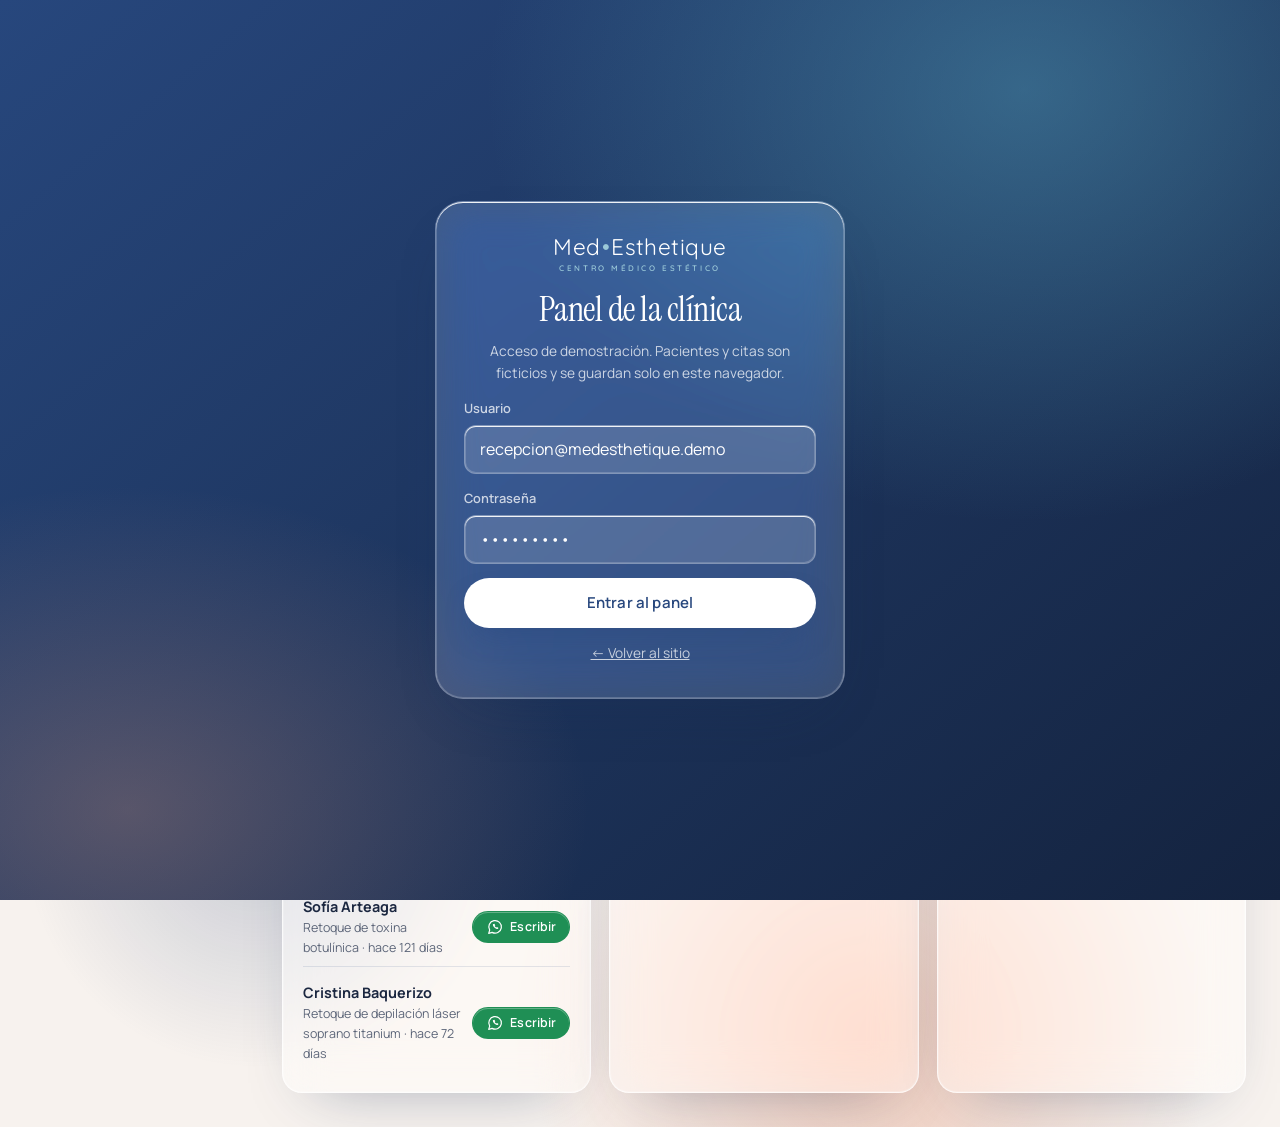
<file: admin.html>
<!doctype html>
<html lang="es">
<head>
  <meta charset="utf-8">
  <meta name="viewport" content="width=device-width, initial-scale=1, viewport-fit=cover">
  <script>
    // Tema antes de pintar: lo elegido en este navegador, o el del sistema.
    (function () { var t = 'auto'; try { t = localStorage.getItem('med.theme') || 'auto'; } catch (e) {}
      var d = t === 'dark' || (t === 'auto' && matchMedia('(prefers-color-scheme: dark)').matches);
      document.documentElement.dataset.theme = t; document.documentElement.dataset.themeResolved = d ? 'dark' : 'light'; })();
  </script>
  <title>Panel de la clínica · Medesthetique</title>
  <meta name="robots" content="noindex">
  <meta name="theme-color" content="#14233f">
  <link rel="icon" href="assets/img/favicon.svg" type="image/svg+xml">
  <link rel="preconnect" href="https://fonts.googleapis.com">
  <link rel="preconnect" href="https://fonts.gstatic.com" crossorigin>
  <link rel="stylesheet" href="https://fonts.googleapis.com/css2?family=Instrument+Serif:ital@0;1&family=Manrope:wght@400;500;600;700&family=Quicksand:wght@400;600&display=swap">
  <link rel="stylesheet" href="assets/css/base.css">
  <link rel="stylesheet" href="assets/css/admin.css">
  <link rel="stylesheet" href="assets/css/glass.css">
  <script type="importmap">{ "imports": { "three": "./vendor/three/three.module.min.js" } }</script>
</head>
<body class="admin">
  <!-- Acceso de demostración: la maqueta no tiene autenticación real -->
  <div class="login" id="login">
    <form class="login-card" id="login-form">
      <span class="wordmark"><b>Med<i>•</i>Esthetique</b><small>CENTRO MÉDICO ESTÉTICO</small></span>
      <h1 class="display">Panel de la clínica</h1>
      <p class="note">Acceso de demostración. Pacientes y citas son ficticios y se guardan solo en este navegador.</p>
      <label class="field"><span>Usuario</span><input class="input" name="user" value="recepcion@medesthetique.demo" autocomplete="off"></label>
      <label class="field"><span>Contraseña</span><input class="input" type="password" name="pass" value="demo-demo" autocomplete="off"></label>
      <button class="btn btn-primary btn-block" type="submit">Entrar al panel</button>
      <a class="note" href="index.html">← Volver al sitio</a>
    </form>
  </div>

  <aside class="side" id="side">
    <a class="side-brand wordmark is-light" href="index.html" title="Ir al sitio"><b>Med<i>•</i>Esthetique</b><small>PANEL DE LA CLÍNICA</small></a>
    <nav class="side-nav" id="side-nav" aria-label="Secciones del panel"></nav>
    <div class="side-foot">
      <a class="btn btn-sm btn-block side-site" href="index.html" target="_blank" rel="noopener">Ver sitio público</a>
      <span class="demo-badge">Datos de demostración</span>
    </div>
  </aside>

  <div class="main">
    <header class="top">
      <button class="icon-btn side-toggle" id="side-toggle" aria-label="Abrir menú">
        <svg viewBox="0 0 24 24" fill="none" stroke="currentColor" stroke-width="1.8" stroke-linecap="round"><path d="M4 8h16M4 16h16"/></svg>
      </button>
      <div>
        <h1 class="display" id="view-title">Resumen</h1>
        <p class="note" id="view-sub"></p>
      </div>
      <div class="top-actions" id="top-actions"></div>
      <button class="icon-btn theme-btn" type="button" data-theme-toggle aria-label="Cambiar a tema oscuro" aria-pressed="false">
          <svg class="i-moon" viewBox="0 0 24 24" fill="none" stroke="currentColor" stroke-width="1.7" stroke-linecap="round" stroke-linejoin="round"><path d="M20 14.6A8.2 8.2 0 0 1 9.4 4a8.2 8.2 0 1 0 10.6 10.6z"/></svg>
          <svg class="i-sun" viewBox="0 0 24 24" fill="none" stroke="currentColor" stroke-width="1.7" stroke-linecap="round"><circle cx="12" cy="12" r="4"/><path d="M12 2.5v2M12 19.5v2M4.6 4.6l1.4 1.4M18 18l1.4 1.4M2.5 12h2M19.5 12h2M4.6 19.4L6 18M18 6l1.4-1.4"/></svg>
        </button>
    </header>
    <main id="view" class="view"></main>
  </div>

  <div class="scrim" id="scrim"></div>
  <aside class="drawer drawer-wide" id="drawer" aria-label="Detalle"></aside>
  <div class="modal" id="modal" role="dialog" aria-modal="true"><div class="modal-card" id="modal-card"></div></div>

  <script type="module" src="assets/js/admin.js"></script>
</body>
</html>
</file>
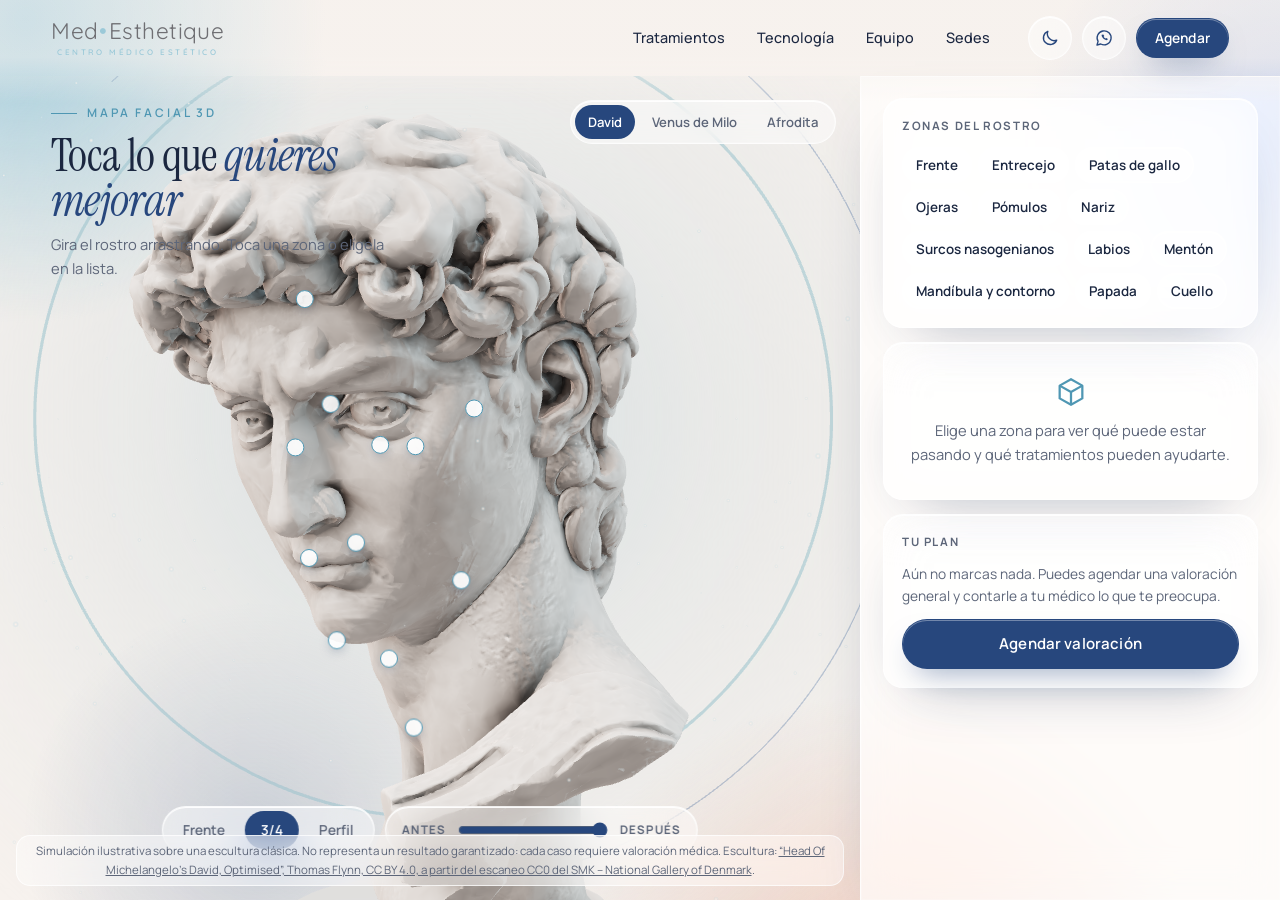
<file: mapa.html>
<!doctype html>
<html lang="es">
<head>
  <meta charset="utf-8">
  <meta name="viewport" content="width=device-width, initial-scale=1, viewport-fit=cover">
  <script>
    // Tema antes de pintar: lo elegido en este navegador, o el del sistema.
    (function () { var t = 'auto'; try { t = localStorage.getItem('med.theme') || 'auto'; } catch (e) {}
      var d = t === 'dark' || (t === 'auto' && matchMedia('(prefers-color-scheme: dark)').matches);
      document.documentElement.dataset.theme = t; document.documentElement.dataset.themeResolved = d ? 'dark' : 'light'; })();
  </script>
  <title>Mapa facial 3D · Medesthetique</title>
  <meta name="description" content="Toca la zona de tu rostro que quieres mejorar, mira qué tratamientos pueden ayudarte y agenda tu valoración con ese plan.">
  <meta name="theme-color" content="#f7f2ee">
  <link rel="icon" href="assets/img/favicon.svg" type="image/svg+xml">
  <link rel="preconnect" href="https://fonts.googleapis.com">
  <link rel="preconnect" href="https://fonts.gstatic.com" crossorigin>
  <link rel="stylesheet" href="https://fonts.googleapis.com/css2?family=Instrument+Serif:ital@0;1&family=Manrope:wght@400;500;600;700&family=Quicksand:wght@400;600&display=swap">
  <link rel="stylesheet" href="assets/css/base.css">
  <link rel="stylesheet" href="assets/css/site.css">
  <link rel="stylesheet" href="assets/css/mapa.css">
  <link rel="stylesheet" href="assets/css/glass.css">
  <script type="importmap">{ "imports": { "three": "./vendor/three/three.module.min.js" } }</script>
</head>
<body class="mapa-page">
  <header class="site-header is-scrolled" id="site-header">
    <div class="wrap header-inner">
      <a class="wordmark" href="index.html" aria-label="Medesthetique, inicio"><b>Med<i>•</i>Esthetique</b><small>CENTRO MÉDICO ESTÉTICO</small></a>
      <nav class="nav" id="nav" aria-label="Principal">
        <a href="index.html#tratamientos">Tratamientos</a>
        <a href="index.html#tecnologia">Tecnología</a>
        <a href="index.html#equipo">Equipo</a>
        <a href="index.html#sedes">Sedes</a>
        <a class="btn btn-primary nav-cta" href="#" data-book>Agenda tu valoración</a>
      </nav>
      <div class="header-actions">
        <button class="icon-btn theme-btn" type="button" data-theme-toggle aria-label="Cambiar a tema oscuro" aria-pressed="false">
          <svg class="i-moon" viewBox="0 0 24 24" fill="none" stroke="currentColor" stroke-width="1.7" stroke-linecap="round" stroke-linejoin="round"><path d="M20 14.6A8.2 8.2 0 0 1 9.4 4a8.2 8.2 0 1 0 10.6 10.6z"/></svg>
          <svg class="i-sun" viewBox="0 0 24 24" fill="none" stroke="currentColor" stroke-width="1.7" stroke-linecap="round"><circle cx="12" cy="12" r="4"/><path d="M12 2.5v2M12 19.5v2M4.6 4.6l1.4 1.4M18 18l1.4 1.4M2.5 12h2M19.5 12h2M4.6 19.4L6 18M18 6l1.4-1.4"/></svg>
        </button>
        <a class="icon-btn" data-wa href="#" target="_blank" rel="noopener" aria-label="Escribir por WhatsApp">
          <svg viewBox="0 0 24 24" fill="none" stroke="currentColor" stroke-width="1.6" stroke-linecap="round" stroke-linejoin="round"><path d="M3.6 20.4l1.3-4.3a8.4 8.4 0 1 1 3.2 3.1z"/><path d="M9.2 8.2c-.6 2.6 3 6.3 6.4 6.5l1.1-1.5-2-1.3-1 .8c-.9-.5-1.6-1.2-2.1-2.1l.8-1L11.1 7.7z" fill="currentColor" stroke="none"/></svg>
        </a>
        <a class="btn btn-primary btn-sm header-cta" href="#" data-book>Agendar</a>
        <button class="icon-btn menu-toggle" id="menu-toggle" aria-label="Abrir menú" aria-expanded="false" aria-controls="nav">
          <svg viewBox="0 0 24 24" fill="none" stroke="currentColor" stroke-width="1.6" stroke-linecap="round"><path d="M4 8h16M4 16h16"/></svg>
        </button>
      </div>
    </div>
  </header>

  <main class="mapa">
    <section class="mapa-stage" aria-label="Rostro en 3D">
      <canvas id="mapa-canvas"></canvas>
      <div class="mapa-dots" id="mapa-dots"></div>
      <div class="mapa-intro" id="mapa-intro">
        <p class="eyebrow">Mapa facial 3D</p>
        <h1 class="display">Toca lo que <em>quieres mejorar</em></h1>
        <p>Gira el rostro arrastrando. Toca una zona o elígela en la lista.</p>
      </div>
      <div class="seg mapa-sculpt" id="sculpt" role="group" aria-label="Escultura"></div>
      <div class="mapa-tools">
        <div class="seg" role="group" aria-label="Vista">
          <button type="button" data-view="frente" aria-pressed="false">Frente</button>
          <button type="button" data-view="tres" aria-pressed="true">3/4</button>
          <button type="button" data-view="perfil" aria-pressed="false">Perfil</button>
        </div>
        <label class="sim">
          <span>Antes</span>
          <input type="range" id="sim" min="0" max="100" value="100" aria-label="Simulación antes y después">
          <span>Después</span>
        </label>
      </div>
      <p class="mapa-disclaimer">Simulación ilustrativa sobre una escultura clásica. No representa un resultado garantizado: cada caso requiere valoración médica. <span id="mapa-credit"></span></p>
      <div class="mapa-fallback" id="mapa-fallback" hidden>
        <p>Tu navegador no puede mostrar el rostro en 3D. Elige las zonas en la lista.</p>
      </div>
    </section>

    <aside class="mapa-panel" id="mapa-panel" aria-label="Zonas y plan">
      <div class="panel-block">
        <p class="panel-label">Zonas del rostro</p>
        <div class="zone-chips" id="zone-chips"></div>
      </div>
      <div class="panel-block zone-detail" id="zone-detail" aria-live="polite"></div>
      <div class="panel-block plan" id="plan"></div>
    </aside>
  </main>

  <script type="module" src="assets/js/mapa.js"></script>
</body>
</html>
</file>
<file: assets/css/base.css>
/* Medesthetique — base compartida: tokens de marca, tipografía, botones, formularios, cajón, modal y avisos. */

:root {
  /* Marca: gris del logotipo, azul polvo del subtítulo y azul marino de su web */
  --navy: #27477d;
  --navy-deep: #182f57;
  --navy-ink: #14233f;
  --powder: #9bc9d8;
  --powder-100: #e6f2f6;
  --powder-200: #cfe5ed;
  --sea: #4f97b3;
  --graphite: #6f6f73;
  --porcelain: #f7f2ee;
  --pearl: #fcfaf8;
  --blush: #efe1da;
  --nude: #d8b8a9;
  --rose: #c58f7c;
  --ink: #1b2740;
  --muted: #5d6679;
  --line: rgba(39, 71, 125, 0.12);
  --line-strong: rgba(39, 71, 125, 0.22);
  --ok: #2f7d5b;
  --warn: #a8661b;
  --danger: #b13a32;
  --white: #fff;

  /* Superficies y estados: el tema oscuro los redefine abajo */
  --brand-navy: #27477d;
  --on-accent: #fff;
  --surface: #fff;
  --surface-a: rgba(255, 255, 255, 0.65);
  --glass: rgba(252, 250, 248, 0.86);
  --glass-border: #fff;
  --header-glass: rgba(247, 242, 238, 0.82);
  --glow-a: rgba(207, 229, 237, 0.9);
  --glow-b: rgba(239, 225, 218, 0.9);
  --tint: #eef4f6;
  --wordmark: var(--graphite);
  --ok-bg: #e3f1ea;
  --warn-bg: #f8ecdc;
  --danger-bg: #f7e3e1;
  --muted-bg: #eeeff2;
  --wa-bg: #e9f5ee;
  --wa-ink: #29453a;
  --chart-1: #27477d;
  --chart-2: #9bc9d8;
  --chart-3: #c58f7c;
  --admin-bg: #f3efeb;
  --admin-top: rgba(243, 239, 235, 0.9);

  --font-display: 'Instrument Serif', 'Cormorant Garamond', Georgia, serif;
  --font-body: 'Manrope', system-ui, -apple-system, 'Segoe UI', sans-serif;
  --font-brand: 'Quicksand', 'Manrope', sans-serif;

  --radius: 28px;
  --radius-md: 20px;
  --radius-sm: 12px;
  --shadow: 0 30px 60px -30px rgba(24, 47, 87, 0.35);
  --shadow-sm: 0 10px 24px -14px rgba(24, 47, 87, 0.35);
  --header-h: 76px;
  --gutter: clamp(16px, 4vw, 56px);
  --max: 1240px;
  --ease: cubic-bezier(0.22, 1, 0.36, 1);
}

/* Tema oscuro: noche en la clínica, mármol bajo luz fría. Se activa con data-theme-resolved="dark" en <html>. */
:root[data-theme-resolved='dark'] {
  color-scheme: dark;
  --navy: #a9d2e0;
  --navy-deep: #c8e4ee;
  --on-accent: #0d1422;
  --sea: #7fbcd3;
  --powder-100: rgba(155, 201, 216, 0.13);
  --powder-200: rgba(155, 201, 216, 0.24);
  --porcelain: #0d1422;
  --pearl: #141d2e;
  --blush: #1a2131;
  --ink: #e7ecf4;
  --muted: #a3adc0;
  --line: rgba(255, 255, 255, 0.09);
  --line-strong: rgba(255, 255, 255, 0.18);
  --ok: #7fd1a9;
  --warn: #e7ae62;
  --danger: #f0928a;
  --surface: #1a2438;
  --surface-a: rgba(255, 255, 255, 0.05);
  --glass: rgba(20, 29, 46, 0.84);
  --glass-border: rgba(255, 255, 255, 0.08);
  --header-glass: rgba(13, 20, 34, 0.8);
  --glow-a: rgba(79, 151, 179, 0.3);
  --glow-b: rgba(197, 143, 124, 0.12);
  --tint: #0f1a2b;
  --wordmark: #cfd4de;
  --ok-bg: rgba(47, 125, 91, 0.24);
  --warn-bg: rgba(168, 102, 27, 0.26);
  --danger-bg: rgba(177, 58, 50, 0.28);
  --muted-bg: rgba(255, 255, 255, 0.08);
  --wa-bg: rgba(31, 143, 85, 0.16);
  --wa-ink: #bfe8cf;
  --chart-1: #a9d2e0;
  --chart-2: #4d73b0;
  --chart-3: #c58f7c;
  --admin-bg: #0b111c;
  --admin-top: rgba(11, 17, 28, 0.88);
  --shadow: 0 30px 60px -30px rgba(0, 0, 0, 0.75);
  --shadow-sm: 0 10px 24px -14px rgba(0, 0, 0, 0.65);
}

*, *::before, *::after { box-sizing: border-box; }
html { -webkit-text-size-adjust: 100%; scroll-padding-top: calc(var(--header-h) + 12px); }
body {
  margin: 0;
  font-family: var(--font-body);
  font-size: 16px;
  line-height: 1.6;
  color: var(--ink);
  background: var(--porcelain);
  -webkit-font-smoothing: antialiased;
  text-rendering: optimizeLegibility;
}
img, svg, canvas { display: block; max-width: 100%; }
a { color: inherit; }
button, input, select, textarea { font: inherit; color: inherit; }
button { cursor: pointer; }
h1, h2, h3, h4, p, figure, dl, dd { margin: 0; }
ul, ol { margin: 0; padding: 0; list-style: none; }
[hidden] { display: none !important; }
:focus-visible { outline: 2px solid var(--sea); outline-offset: 3px; border-radius: 8px; }
::selection { background: var(--powder-200); color: var(--navy-ink); }

.wrap { width: min(100% - var(--gutter) * 2, var(--max)); margin-inline: auto; }
.sr-only { position: absolute; width: 1px; height: 1px; overflow: hidden; clip-path: inset(50%); white-space: nowrap; }

/* Tipografía */
.display { font-family: var(--font-display); font-weight: 400; letter-spacing: -0.015em; line-height: 0.98; }
.display em { font-style: italic; color: var(--navy); }
.eyebrow {
  display: inline-flex; align-items: center; gap: 10px;
  font-size: 0.74rem; font-weight: 600; letter-spacing: 0.24em; text-transform: uppercase; color: var(--sea);
}
.eyebrow::before { content: ''; width: 26px; height: 1px; background: currentColor; }
.lead { font-size: clamp(1.02rem, 1.2vw, 1.14rem); color: var(--muted); max-width: 56ch; }
.note { font-size: 0.86rem; color: var(--muted); }
.num { font-variant-numeric: tabular-nums; }

/* Logotipo en texto (sustituir por el archivo oficial) */
.wordmark { display: inline-flex; flex-direction: column; align-items: center; text-decoration: none; color: var(--wordmark); line-height: 1; }
.wordmark b { font-family: var(--font-brand); font-weight: 400; font-size: 1.42rem; letter-spacing: 0.02em; }
.wordmark b i { font-style: normal; color: var(--powder); margin: 0 0.04em; }
.wordmark small { font-family: var(--font-brand); font-weight: 600; font-size: 0.5rem; letter-spacing: 0.32em; color: var(--powder); margin-top: 5px; }
.wordmark.is-light { color: #fff; }

/* Botón de tema: luna en claro, sol en oscuro */
.theme-btn .i-sun { display: none; }
:root[data-theme-resolved='dark'] .theme-btn .i-sun { display: block; }
:root[data-theme-resolved='dark'] .theme-btn .i-moon { display: none; }
html { transition: background-color 0.4s; }

/* Botones */
.btn {
  position: relative; isolation: isolate; overflow: hidden;
  display: inline-flex; align-items: center; justify-content: center; gap: 10px;
  min-height: 50px; padding: 0 26px;
  border: 1px solid transparent; border-radius: 999px;
  font-weight: 600; font-size: 0.94rem; letter-spacing: 0.01em; text-decoration: none; white-space: nowrap;
  transition: transform 0.35s var(--ease), box-shadow 0.35s var(--ease), background 0.25s, color 0.25s, border-color 0.25s;
}
.btn svg { width: 18px; height: 18px; flex: none; }
.btn:hover { transform: translateY(-2px); }
.btn:active { transform: translateY(0); }
.btn-primary { background: var(--navy); color: var(--on-accent); box-shadow: 0 14px 30px -14px rgba(39, 71, 125, 0.7); }
:root[data-theme-resolved='dark'] .btn-primary { box-shadow: 0 14px 30px -16px rgba(155, 201, 216, 0.45); }
.btn-primary::after {
  content: ''; position: absolute; inset: 0; z-index: -1;
  background: linear-gradient(110deg, transparent 30%, rgba(255, 255, 255, 0.28) 50%, transparent 70%);
  transform: translateX(-120%); transition: transform 0.9s var(--ease);
}
.btn-primary:hover::after { transform: translateX(120%); }
.btn-primary:hover { background: var(--navy-deep); }
.btn-ghost { background: var(--surface-a); border-color: var(--line-strong); color: var(--navy); backdrop-filter: blur(8px); }
.btn-ghost:hover { background: var(--surface); border-color: var(--navy); }
.btn-soft { background: var(--powder-100); color: var(--navy); }
.btn-soft:hover { background: var(--powder-200); }
.btn-light { background: #fff; color: var(--brand-navy); }
.btn-wa { background: #1f8f55; color: #fff; }
.btn-wa:hover { background: #18774a; }
.btn-sm { min-height: 40px; padding: 0 18px; font-size: 0.86rem; }
.btn-xs { min-height: 32px; padding: 0 13px; font-size: 0.78rem; gap: 6px; }
.btn-block { width: 100%; }
.btn[disabled] { opacity: 0.45; pointer-events: none; }

.icon-btn {
  display: inline-grid; place-items: center; width: 44px; height: 44px; flex: none;
  border: 1px solid var(--line); border-radius: 50%; background: var(--surface-a); color: var(--navy);
  transition: background 0.2s, border-color 0.2s;
}
.icon-btn:hover { background: var(--surface); border-color: var(--line-strong); }
.icon-btn svg { width: 20px; height: 20px; }

.link { color: var(--navy); font-weight: 600; text-decoration: none; background: linear-gradient(currentColor, currentColor) 0 100% / 0 1px no-repeat; transition: background-size 0.35s var(--ease); }
.link:hover { background-size: 100% 1px; }

/* Chips y etiquetas */
.chip {
  display: inline-flex; align-items: center; gap: 6px; min-height: 30px; padding: 0 12px;
  border-radius: 999px; border: 1px solid var(--line); background: var(--surface-a);
  font-size: 0.8rem; font-weight: 500; color: var(--ink);
}
.chip-powder { background: var(--powder-100); border-color: transparent; color: var(--navy); }
.chip-navy { background: var(--navy); border-color: transparent; color: var(--on-accent); }
.tag { display: inline-flex; align-items: center; padding: 2px 9px; border-radius: 999px; font-size: 0.72rem; font-weight: 600; letter-spacing: 0.02em; background: var(--powder-100); color: var(--navy); }
.tag-ok { background: var(--ok-bg); color: var(--ok); }
.tag-warn { background: var(--warn-bg); color: var(--warn); }
.tag-danger { background: var(--danger-bg); color: var(--danger); }
.tag-muted { background: var(--muted-bg); color: var(--muted); }
.demo-badge { display: inline-flex; padding: 3px 10px; border-radius: 999px; font-size: 0.7rem; font-weight: 700; letter-spacing: 0.08em; text-transform: uppercase; background: var(--blush); color: var(--rose); }

/* Formularios */
.field { display: grid; gap: 6px; }
.field > span { font-size: 0.8rem; font-weight: 600; color: var(--muted); }
.input, .select, .textarea {
  width: 100%; min-height: 48px; padding: 11px 15px;
  border: 1px solid var(--line-strong); border-radius: var(--radius-sm); background: var(--surface);
  transition: border-color 0.2s, box-shadow 0.2s;
}
.textarea { min-height: 92px; resize: vertical; }
.input:focus, .select:focus, .textarea:focus { outline: none; border-color: var(--sea); box-shadow: 0 0 0 4px rgba(79, 151, 179, 0.15); }
.input-sm { min-height: 38px; padding: 7px 12px; font-size: 0.9rem; }
.check { display: flex; align-items: flex-start; gap: 10px; cursor: pointer; font-size: 0.92rem; }
.check input { width: 18px; height: 18px; margin-top: 3px; accent-color: var(--navy); flex: none; }
.form-grid { display: grid; gap: 14px; grid-template-columns: repeat(2, minmax(0, 1fr)); }
.form-grid .full { grid-column: 1 / -1; }
@media (max-width: 560px) { .form-grid { grid-template-columns: 1fr; } }

.seg { display: inline-flex; padding: 4px; gap: 4px; border-radius: 999px; background: var(--surface-a); border: 1px solid var(--line); }
.seg button { border: 0; background: none; border-radius: 999px; min-height: 38px; padding: 0 16px; font-weight: 600; font-size: 0.86rem; color: var(--muted); transition: background 0.25s, color 0.25s; }
.seg button[aria-pressed='true'], .seg button[aria-selected='true'] { background: var(--navy); color: var(--on-accent); }

/* Cajón lateral y modal */
.scrim { position: fixed; inset: 0; z-index: 80; background: rgba(20, 35, 63, 0.38); backdrop-filter: blur(3px); opacity: 0; pointer-events: none; transition: opacity 0.35s var(--ease); }
.scrim.is-open { opacity: 1; pointer-events: auto; }
.drawer {
  position: fixed; top: 0; right: 0; bottom: 0; z-index: 90; width: min(100%, 520px);
  display: flex; flex-direction: column; background: var(--pearl); box-shadow: -30px 0 60px -30px rgba(20, 35, 63, 0.45);
  transform: translateX(104%); transition: transform 0.5s var(--ease); visibility: hidden;
}
.drawer.is-open { transform: none; visibility: visible; }
.drawer-head { display: flex; align-items: center; gap: 14px; padding: 20px 24px; border-bottom: 1px solid var(--line); }
.drawer-head h2 { font-family: var(--font-display); font-weight: 400; font-size: 1.7rem; line-height: 1.1; flex: 1; }
.drawer-body { flex: 1; overflow-y: auto; padding: 22px 24px 28px; overscroll-behavior: contain; }
.drawer-foot { padding: 16px 24px calc(16px + env(safe-area-inset-bottom)); border-top: 1px solid var(--line); background: var(--surface); display: flex; gap: 10px; align-items: center; }

.modal { position: fixed; inset: 0; z-index: 95; display: grid; place-items: center; padding: 16px; background: rgba(20, 35, 63, 0.4); backdrop-filter: blur(3px); opacity: 0; pointer-events: none; transition: opacity 0.3s; }
.modal.is-open { opacity: 1; pointer-events: auto; }
.modal-card { width: min(100%, 560px); max-height: calc(100dvh - 32px); overflow: auto; background: var(--pearl); border-radius: var(--radius); padding: 26px; box-shadow: var(--shadow); transform: translateY(14px) scale(0.98); transition: transform 0.4s var(--ease); }
.modal.is-open .modal-card { transform: none; }

/* Avisos */
.toasts { position: fixed; left: 50%; bottom: 24px; z-index: 120; display: grid; gap: 8px; transform: translateX(-50%); width: min(92vw, 420px); pointer-events: none; }
.toast { padding: 13px 18px; border-radius: 16px; background: var(--navy-ink); color: #fff; font-size: 0.9rem; box-shadow: var(--shadow); animation: toast-in 0.45s var(--ease); }
@keyframes toast-in { from { opacity: 0; transform: translateY(12px); } }

/* Revelado al hacer scroll */
[data-reveal] { opacity: 0; transform: translateY(26px); transition: opacity 0.9s var(--ease), transform 0.9s var(--ease); transition-delay: calc(var(--i, 0) * 80ms); }
[data-reveal].is-in { opacity: 1; transform: none; }

@media (prefers-reduced-motion: reduce) {
  *, *::before, *::after { animation-duration: 0.01ms !important; transition-duration: 0.01ms !important; scroll-behavior: auto !important; }
  [data-reveal] { opacity: 1; transform: none; }
}
</file>
<file: assets/css/admin.css>
/* Medesthetique — panel de la clínica */

.admin { --side-w: 248px; background: var(--admin-bg); }

/* Acceso */
.login { position: fixed; inset: 0; z-index: 200; display: grid; place-items: center; padding: 16px; background: radial-gradient(70% 80% at 80% 10%, rgba(79, 151, 179, 0.45), transparent 60%), linear-gradient(140deg, var(--brand-navy), var(--navy-ink)); }
.login.is-hidden { display: none; }
.login-card { width: min(410px, 100%); display: grid; gap: 14px; padding: 34px 28px; border-radius: var(--radius); background: var(--pearl); text-align: center; box-shadow: var(--shadow); }
.login-card .wordmark { margin: 0 auto 6px; }
.login-card h1 { font-size: 2.2rem; color: var(--navy); }
.login-card .field { text-align: left; }

/* Barra lateral */
.side { position: fixed; inset: 0 auto 0 0; z-index: 60; width: var(--side-w); display: flex; flex-direction: column; gap: 26px; padding: 24px 14px; background: var(--navy-ink); color: #fff; transition: transform 0.35s var(--ease); }
.side-brand { align-items: flex-start; padding-left: 10px; }
.side-brand b { font-size: 1.3rem; }
.side-nav { display: grid; gap: 3px; align-content: start; flex: 1; }
.side-nav a { display: flex; align-items: center; gap: 12px; padding: 11px 12px; border-radius: 12px; text-decoration: none; font-size: 0.92rem; font-weight: 500; color: rgba(255, 255, 255, 0.74); transition: 0.2s; }
.side-nav a svg { width: 19px; height: 19px; flex: none; }
.side-nav a:hover { background: rgba(255, 255, 255, 0.07); color: #fff; }
.side-nav a[aria-current='page'] { background: rgba(155, 201, 216, 0.16); color: #fff; box-shadow: inset 2px 0 0 var(--powder); }
.side-nav .count { margin-left: auto; min-width: 22px; padding: 1px 7px; border-radius: 999px; background: var(--powder); color: var(--navy-ink); font-size: 0.72rem; font-weight: 700; text-align: center; }
.side-foot { display: grid; gap: 12px; justify-items: start; }
.side-site { background: rgba(255, 255, 255, 0.08); color: #fff; border-color: rgba(255, 255, 255, 0.16); }

.main { margin-left: var(--side-w); min-height: 100dvh; display: flex; flex-direction: column; }
.top { position: sticky; top: 0; z-index: 30; display: flex; align-items: center; gap: 14px; padding: 16px clamp(16px, 3vw, 34px); background: var(--admin-top); backdrop-filter: blur(14px); border-bottom: 1px solid var(--line); }
.top h1 { font-size: clamp(1.7rem, 3vw, 2.3rem); color: var(--navy-ink); line-height: 1; }
.top .note::first-letter { text-transform: uppercase; }
.top-actions { margin-left: auto; display: flex; gap: 8px; flex-wrap: wrap; justify-content: flex-end; }
.side-toggle { display: none; }
.view { display: grid; gap: 18px; align-content: start; padding: clamp(16px, 3vw, 34px); }
@media (max-width: 920px) {
  .side { transform: translateX(-105%); box-shadow: var(--shadow); }
  .side.is-open { transform: none; }
  .main { margin-left: 0; }
  .side-toggle { display: inline-grid; }
}

/* Tarjetas e indicadores */
.panel-card { min-width: 0; padding: 20px; border-radius: 20px; background: var(--surface); border: 1px solid var(--line); }
.panel-card > h2 { display: flex; align-items: center; justify-content: space-between; gap: 10px; margin-bottom: 14px; font-size: 0.74rem; font-weight: 700; letter-spacing: 0.13em; text-transform: uppercase; color: var(--muted); }
.panel-card > h2 .link { font-size: 0.8rem; letter-spacing: 0; text-transform: none; }
.kpis { display: grid; grid-template-columns: repeat(4, minmax(0, 1fr)); gap: 14px; }
.kpi { display: grid; gap: 4px; padding: 18px 20px; border-radius: 20px; background: var(--surface); border: 1px solid var(--line); }
.kpi span { font-size: 0.78rem; font-weight: 600; color: var(--muted); }
.kpi strong { font-family: var(--font-display); font-weight: 400; font-size: clamp(2rem, 3.4vw, 2.7rem); line-height: 1; color: var(--navy); }
.kpi .kpi-text { font-size: 1.8rem; }
.kpi small { font-size: 0.76rem; color: var(--muted); }
.kpi.accent { background: linear-gradient(140deg, var(--brand-navy), #14233f); border-color: transparent; }
.kpi.accent span, .kpi.accent small { color: rgba(255, 255, 255, 0.7); }
.kpi.accent strong { color: #fff; }
.cols { display: grid; grid-template-columns: 1.55fr 1fr; gap: 18px; }
.cols-even { grid-template-columns: 1fr 1fr; }
.cols-3 { grid-template-columns: repeat(3, minmax(0, 1fr)); }
@media (max-width: 1180px) { .kpis { grid-template-columns: repeat(2, minmax(0, 1fr)); } .cols, .cols-even, .cols-3 { grid-template-columns: 1fr; } }
@media (max-width: 480px) { .kpis { grid-template-columns: 1fr 1fr; gap: 10px; } .kpi { padding: 14px; } }

/* Gráficos */
.chart { width: 100%; height: auto; overflow: visible; }
.chart text { font-family: var(--font-body); font-size: 10px; fill: var(--muted); }
.chart text.is-today { fill: var(--navy); font-weight: 700; }
.chart .grid { stroke: var(--line); }
.chart .today-line { stroke: var(--navy); stroke-dasharray: 3 3; opacity: 0.5; }
.legend { display: inline-flex; gap: 12px; align-items: center; font-size: 0.74rem; letter-spacing: 0; text-transform: none; font-weight: 500; }
.legend i { display: inline-block; width: 10px; height: 10px; border-radius: 3px; margin-right: 5px; }
.hbar { display: grid; grid-template-columns: minmax(0, 1.2fr) 1fr auto; gap: 10px; align-items: center; padding: 6px 0; font-size: 0.86rem; }
.hbar span { white-space: nowrap; overflow: hidden; text-overflow: ellipsis; }
.hbar i { height: 8px; border-radius: 8px; background: var(--powder-100); overflow: hidden; }
.hbar b { display: block; height: 100%; border-radius: 8px; background: var(--sea); }
.hbar em { font-style: normal; font-weight: 700; color: var(--navy); min-width: 2ch; text-align: right; }

/* Listas */
.list { display: grid; gap: 6px; }
.row-btn { width: 100%; display: flex; align-items: center; gap: 14px; padding: 10px 12px; border-radius: 14px; border: 1px solid var(--line); background: var(--pearl); text-align: left; transition: 0.2s; }
.row-btn:hover { border-color: var(--line-strong); background: var(--surface); }
.row-btn > b { min-width: 46px; color: var(--navy); }
.row-btn > span:not(.tag) { flex: 1; min-width: 0; display: grid; font-weight: 600; font-size: 0.9rem; }
.row-btn small { font-weight: 400; font-size: 0.78rem; color: var(--muted); white-space: nowrap; overflow: hidden; text-overflow: ellipsis; }
.seg-mini { display: flex; align-items: center; gap: 10px; padding: 8px 0; border-bottom: 1px solid var(--line); }
.seg-mini:last-child { border-bottom: 0; }
.seg-mini > span { flex: 1; min-width: 0; display: grid; font-size: 0.9rem; }
.seg-mini small { color: var(--muted); font-size: 0.78rem; }

/* Barra de herramientas */
.toolbar { display: flex; flex-wrap: wrap; align-items: center; justify-content: space-between; gap: 12px; }
.datenav { display: flex; align-items: center; gap: 10px; flex-wrap: wrap; }
.datenav > div { display: grid; min-width: 210px; }
.datenav > div b { font-family: var(--font-display); font-weight: 400; font-size: 1.6rem; line-height: 1.1; }
.datenav > div b::first-letter { text-transform: uppercase; }
.datenav > div small { color: var(--muted); font-size: 0.8rem; }
.datenav .input { width: auto; }
.seg-wrap { flex-wrap: wrap; border-radius: 18px; }
.seg-scroll { max-width: 100%; overflow-x: auto; scrollbar-width: none; }
.seg-scroll button { flex: none; }
.search-input { max-width: 380px; border-radius: 999px; }

/* Agenda */
.agenda { display: grid; gap: 0; border-radius: 20px; overflow: clip; background: var(--surface); border: 1px solid var(--line); }
.agenda-head, .agenda-row { display: grid; grid-template-columns: 70px repeat(var(--cols), minmax(0, 1fr)); }
.agenda-head { position: sticky; top: 88px; z-index: 2; background: var(--pearl); border-bottom: 1px solid var(--line); }
.agenda-head b { padding: 12px 14px; font-size: 0.8rem; letter-spacing: 0.1em; text-transform: uppercase; color: var(--navy); border-left: 1px solid var(--line); }
.agenda-row { border-bottom: 1px solid var(--line); min-height: 58px; }
.agenda-row:last-child { border-bottom: 0; }
.agenda-time { padding: 10px 12px; font-size: 0.8rem; font-weight: 600; color: var(--muted); }
.agenda-cell { display: flex; gap: 6px; padding: 6px; border-left: 1px solid var(--line); min-width: 0; }
.appt { flex: 1; min-width: 0; display: grid; gap: 1px; padding: 8px 10px; border-radius: 12px; border: 0; border-left: 3px solid var(--sea); background: var(--powder-100); text-align: left; font-size: 0.82rem; transition: transform 0.2s var(--ease), box-shadow 0.2s; }
.appt:hover { transform: translateY(-1px); box-shadow: var(--shadow-sm); }
.appt b { white-space: nowrap; overflow: hidden; text-overflow: ellipsis; }
.appt small, .appt span { font-size: 0.74rem; color: var(--muted); white-space: nowrap; overflow: hidden; text-overflow: ellipsis; }
.appt span svg { display: inline; width: 12px; height: 12px; vertical-align: -2px; }
.appt.st-pendiente { background: var(--warn-bg); border-left-color: var(--warn); }
.appt.st-atendida { background: var(--ok-bg); border-left-color: var(--ok); }
.appt.st-no-asistio { background: var(--danger-bg); border-left-color: var(--danger); }
.appt.st-cancelada { background: var(--muted-bg); border-left-color: #b9bcc6; opacity: 0.6; text-decoration: line-through; }
.appt-add { flex: none; width: 34px; border-radius: 10px; border: 1px dashed var(--line-strong); background: none; color: var(--muted); display: grid; place-items: center; opacity: 0; transition: opacity 0.2s; }
.appt-add svg { width: 16px; height: 16px; }
.agenda-cell:hover .appt-add, .appt-add:focus-visible { opacity: 1; }
.agenda-cell:not(:has(.appt)) .appt-add { flex: 1; opacity: 0.35; }
.empty-day { text-align: center; color: var(--muted); padding: 40px; }
@media (max-width: 760px) {
  .agenda-head, .agenda-row { grid-template-columns: 54px repeat(var(--cols), minmax(150px, 1fr)); }
  .agenda { overflow-x: auto; }
  .agenda-head { position: static; }
  .appt-add { opacity: 0.35; }
}

/* Tablas */
.table-card { padding: 0; overflow-x: auto; }
.table { width: 100%; border-collapse: collapse; font-size: 0.9rem; }
.table th { position: sticky; top: 0; padding: 12px 16px; text-align: left; font-size: 0.72rem; font-weight: 700; letter-spacing: 0.1em; text-transform: uppercase; color: var(--muted); background: var(--pearl); border-bottom: 1px solid var(--line); white-space: nowrap; }
.table td { padding: 12px 16px; border-bottom: 1px solid var(--line); vertical-align: top; }
.table tr:last-child td { border-bottom: 0; }
.table td small { display: block; font-size: 0.78rem; color: var(--muted); }
.table tbody tr[data-paciente] { cursor: pointer; transition: background 0.15s; }
.table tbody tr[data-paciente]:hover { background: var(--pearl); }
.table .code { font-family: ui-monospace, monospace; letter-spacing: 0.04em; color: var(--navy); }
.table-edit td { vertical-align: middle; }
.table-edit td:nth-child(2) { min-width: 260px; }
.table-edit td small { margin-top: 4px; max-width: 52ch; }
.money-in { display: flex; align-items: center; gap: 6px; }
.money-in .input { width: 110px; }
.money-in span { color: var(--muted); font-size: 0.85rem; }

/* Interruptor */
.switch { position: relative; display: inline-block; width: 42px; height: 24px; flex: none; }
.switch input { position: absolute; inset: 0; opacity: 0; margin: 0; cursor: pointer; z-index: 1; }
.switch i { position: absolute; inset: 0; border-radius: 999px; background: var(--line-strong); transition: background 0.25s; }
.switch i::after { content: ''; position: absolute; left: 3px; top: 3px; width: 18px; height: 18px; border-radius: 50%; background: var(--surface); box-shadow: 0 1px 3px rgba(0, 0, 0, 0.25); transition: transform 0.25s var(--ease); }
.switch input:checked + i { background: var(--navy); }
.switch input:checked + i::after { transform: translateX(18px); }
.switch input:disabled + i { opacity: 0.5; }
.switch input:focus-visible + i { outline: 2px solid var(--sea); outline-offset: 2px; }
.switch-row { display: flex; align-items: center; justify-content: space-between; gap: 16px; padding: 12px 0; border-bottom: 1px solid var(--line); }
.switch-row:last-child { border-bottom: 0; }
.switch-row > span { display: grid; font-size: 0.9rem; }
.switch-row small { font-size: 0.78rem; color: var(--muted); }

/* Seguimiento */
.follow { display: grid; gap: 12px; grid-template-columns: repeat(auto-fill, minmax(min(100%, 420px), 1fr)); }
.follow-card { display: grid; gap: 10px; align-content: start; }
.follow-card.is-done { opacity: 0.65; }
.follow-head { display: flex; align-items: center; gap: 10px; }
.follow-head .link { border: 0; background: none; padding: 0; font-size: 1.02rem; }
.follow-card > p { font-size: 0.88rem; }
.follow-card blockquote { margin: 0; padding: 12px 14px; border-radius: 14px; background: var(--wa-bg); font-size: 0.86rem; color: var(--wa-ink); }
.follow-actions { display: flex; flex-wrap: wrap; gap: 8px; align-items: center; }
.follow-actions .link { border: 0; background: none; padding: 0; font-size: 0.82rem; }

/* Formularios del panel */
.form-card { display: grid; gap: 14px; align-content: start; }
.form-card .btn { justify-self: start; }
.sedes-edit { display: grid; gap: 14px; grid-template-columns: repeat(auto-fill, minmax(min(100%, 320px), 1fr)); }
.sede-edit { display: grid; gap: 8px; padding: 14px; border-radius: 16px; background: var(--pearl); border: 1px solid var(--line); }
.sede-edit .switch-row { border: 0; padding-top: 0; }
.hours { display: flex; align-items: center; gap: 8px; flex-wrap: wrap; font-size: 0.86rem; }
.hours span { min-width: 110px; color: var(--muted); }
.hours .input { width: auto; }
.danger-card { background: var(--pearl); }
.sculpt-pick { display: grid; gap: 8px; margin-top: 12px; }
.sculpt-pick label { cursor: pointer; }
.sculpt-pick input { position: absolute; opacity: 0; }
.sculpt-pick span { display: grid; padding: 12px 14px; border-radius: 14px; border: 1px solid var(--line-strong); transition: 0.2s; }
.sculpt-pick small { color: var(--muted); font-size: 0.78rem; }
.sculpt-pick input:checked + span { border-color: var(--navy); box-shadow: inset 0 0 0 1px var(--navy); background: var(--powder-100); }
.sculpt-pick input:focus-visible + span { outline: 2px solid var(--sea); outline-offset: 2px; }
.top .theme-btn { margin-left: 4px; }
:root[data-theme-resolved='dark'] .side { background: #070c15; border-right: 1px solid var(--line); }
.danger-card .btn { margin-top: 12px; }

/* Cajón y fichas */
.drawer-wide { width: min(100%, 560px); }
.drawer-xl { width: min(100%, 760px); }
.detail { display: grid; gap: 18px; align-content: start; }
.detail-person { display: flex; align-items: center; gap: 12px; }
.detail-person > div { flex: 1; display: grid; }
.detail-person small { color: var(--muted); font-size: 0.82rem; }
.detail-grid { display: grid; grid-template-columns: 1fr 1fr; gap: 14px; }
.detail-grid .full { grid-column: 1 / -1; }
.detail-grid dt { display: flex; align-items: center; gap: 6px; font-size: 0.74rem; font-weight: 700; letter-spacing: 0.1em; text-transform: uppercase; color: var(--muted); margin-bottom: 4px; }
.detail-grid dt svg { width: 15px; height: 15px; color: var(--sea); }
.detail-grid dd { font-size: 0.94rem; }
.detail-grid dd .chip { margin: 0 4px 4px 0; }
.plan-list { display: grid; gap: 4px; font-size: 0.88rem; }
.plan-list b { color: var(--navy); margin-right: 4px; }
.alert-box { display: flex; gap: 10px; align-items: center; padding: 12px 14px; border-radius: 14px; background: var(--danger-bg); color: var(--danger); font-size: 0.88rem; font-weight: 600; }
.alert-box svg { width: 18px; height: 18px; flex: none; }
.avatar { display: inline-grid; place-items: center; width: 44px; height: 44px; flex: none; border-radius: 50%; background: linear-gradient(140deg, var(--powder-200), var(--blush)); color: var(--navy); font-weight: 700; font-size: 0.82rem; }

.ficha { display: grid; gap: 22px; align-content: start; }
.ficha-3d { position: relative; height: 320px; border-radius: 22px; overflow: hidden; background: radial-gradient(70% 80% at 50% 40%, var(--powder-200), var(--porcelain)); }
.ficha-3d canvas { width: 100%; height: 100%; opacity: 0; transition: opacity 1s var(--ease); cursor: grab; }
.ficha-3d canvas.is-ready { opacity: 1; }
.ficha-legend { position: absolute; left: 12px; bottom: 12px; right: 12px; display: flex; flex-wrap: wrap; gap: 5px; align-items: center; font-size: 0.78rem; pointer-events: none; }
.ficha-legend b { margin-right: 4px; color: var(--navy); }
.ficha-legend .chip { min-height: 26px; background: var(--glass); }
.ficha-info { display: grid; gap: 14px; }
.alerts { display: flex; flex-wrap: wrap; gap: 6px; align-items: center; }
.alerts .tag button { border: 0; background: none; color: inherit; padding: 0 0 0 4px; font-weight: 700; }
.alert-add { display: flex; gap: 6px; align-items: center; }
.alert-add .input { width: 190px; }
.sec-label { margin-bottom: 10px; font-size: 0.74rem; font-weight: 700; letter-spacing: 0.13em; text-transform: uppercase; color: var(--muted); }
.reg-form { display: grid; gap: 12px; padding: 16px; border-radius: 18px; background: var(--pearl); border: 1px solid var(--line); }
.reg-form .btn { justify-self: start; }
.zone-pick { display: flex; flex-wrap: wrap; gap: 6px; }
.zone-pick label { cursor: pointer; }
.zone-pick input { position: absolute; opacity: 0; }
.zone-pick span { display: inline-flex; align-items: center; min-height: 32px; padding: 0 12px; border-radius: 999px; border: 1px solid var(--line-strong); background: var(--surface); font-size: 0.8rem; font-weight: 600; transition: 0.2s; }
.zone-pick input:checked + span { background: var(--navy); color: var(--on-accent); border-color: var(--navy); }
.zone-pick input:focus-visible + span { outline: 2px solid var(--sea); outline-offset: 2px; }
.timeline { display: grid; gap: 0; border-left: 1px solid var(--line-strong); margin-left: 6px; }
.timeline li { position: relative; display: grid; grid-template-columns: 110px 1fr; gap: 12px; padding: 0 0 14px 18px; font-size: 0.9rem; }
.timeline li::before { content: ''; position: absolute; left: -5px; top: 6px; width: 9px; height: 9px; border-radius: 50%; background: var(--sea); box-shadow: 0 0 0 3px var(--surface); }
.timeline li > span { font-size: 0.8rem; color: var(--muted); }
.timeline small { display: block; color: var(--muted); font-size: 0.78rem; }

.modal-head { display: flex; align-items: center; justify-content: space-between; gap: 12px; margin-bottom: 16px; }
.modal-head h2 { font-size: 2rem; }
.new-cita { display: grid; gap: 16px; }
@media (max-width: 560px) { .detail-grid { grid-template-columns: 1fr; } .timeline li { grid-template-columns: 1fr; gap: 2px; } .ficha-3d { height: 260px; } }
</file>
<file: assets/css/glass.css>
/* Medesthetique — capa de glassmorphism para todo el diseño.
   Un fondo ambiental de luz (orbes en azul polvo, nude y azul marino) y, encima, superficies de vidrio
   esmerilado: translúcidas, con desenfoque, borde de luz y brillo interior. Se carga al final en las tres páginas. */

:root {
  --glass-bg: rgba(255, 255, 255, 0.44);
  --glass-bg-strong: rgba(255, 255, 255, 0.68);
  --glass-stroke: rgba(255, 255, 255, 0.72);
  --glass-shine: inset 0 1px 0 rgba(255, 255, 255, 0.9), inset 0 0 0 1px rgba(255, 255, 255, 0.18);
  --glass-blur: blur(22px) saturate(1.6);
  --glass-shadow: 0 24px 60px -34px rgba(24, 47, 87, 0.42);
  --orb-1: rgba(128, 190, 214, 0.75);
  --orb-2: rgba(232, 182, 162, 0.7);
  --orb-3: rgba(150, 176, 232, 0.62);
  --orb-4: rgba(39, 71, 125, 0.22);
  /* Las superficies base pasan a ser translúcidas */
  --surface: rgba(255, 255, 255, 0.7);
  --surface-a: rgba(255, 255, 255, 0.38);
  --pearl: rgba(255, 255, 255, 0.5);
  --glass: rgba(255, 255, 255, 0.6);
  --header-glass: rgba(247, 242, 238, 0.55);
}

:root[data-theme-resolved='dark'] {
  --glass-bg: rgba(32, 46, 74, 0.36);
  --glass-bg-strong: rgba(17, 26, 43, 0.72);
  --glass-stroke: rgba(255, 255, 255, 0.11);
  --glass-shine: inset 0 1px 0 rgba(255, 255, 255, 0.1), inset 0 0 0 1px rgba(255, 255, 255, 0.03);
  --glass-shadow: 0 26px 60px -30px rgba(0, 0, 0, 0.85);
  --orb-1: rgba(44, 122, 168, 0.7);
  --orb-2: rgba(132, 70, 100, 0.48);
  --orb-3: rgba(52, 82, 168, 0.62);
  --orb-4: rgba(155, 201, 216, 0.1);
  --surface: rgba(255, 255, 255, 0.07);
  --surface-a: rgba(255, 255, 255, 0.05);
  --pearl: rgba(22, 32, 52, 0.5);
  --glass: rgba(20, 30, 50, 0.6);
  --header-glass: rgba(13, 20, 34, 0.5);
}

/* ---------- Fondo ambiental ---------- */
html { background: var(--porcelain); }
body, .admin, .mapa-page { background: transparent; }
body::before {
  content: ''; position: fixed; inset: -25vmax; z-index: -1; pointer-events: none;
  background:
    radial-gradient(34vmax 34vmax at 18% 22%, var(--orb-1), transparent 70%),
    radial-gradient(30vmax 30vmax at 84% 30%, var(--orb-3), transparent 70%),
    radial-gradient(38vmax 38vmax at 62% 88%, var(--orb-2), transparent 70%),
    radial-gradient(26vmax 26vmax at 30% 75%, var(--orb-4), transparent 70%);
  animation: orbs 46s ease-in-out infinite alternate;
}
@keyframes orbs { to { transform: translate3d(5vmax, -4vmax, 0) rotate(10deg) scale(1.06); } }

/* Las secciones dejan ver el fondo */
.hero { background: radial-gradient(60% 70% at 78% 40%, var(--glow-a), transparent 70%), transparent; }
.section-soft, .section-etapas, .section-gift, .story { background: transparent; }
.mapa { background: transparent; }
.ribbon { background: var(--glass-bg); backdrop-filter: var(--glass-blur); -webkit-backdrop-filter: var(--glass-blur); border-color: var(--glass-stroke); }

/* ---------- Vidrio: paneles grandes (con desenfoque) ---------- */
.treat, .doc, .sede, .quote, .faq details, .etapa-card, .tech-card, .pillars li,
.hotspot span, .story-compare, .sculpt-switch, .mapa-sculpt, .mapa-tools .seg, .sim, .mapa-dot span,
.panel-block, .panel-card, .kpi, .agenda, .follow-card, .login-card, .gift-form, .bk-summary, .bk-plan {
  background: var(--glass-bg);
  -webkit-backdrop-filter: var(--glass-blur);
  backdrop-filter: var(--glass-blur);
  border: 1px solid var(--glass-stroke);
  box-shadow: var(--glass-shine), var(--glass-shadow);
}
.gift-form { padding: clamp(22px, 3vw, 34px); border-radius: var(--radius); }
.table-card { background: var(--glass-bg); -webkit-backdrop-filter: var(--glass-blur); backdrop-filter: var(--glass-blur); border-color: var(--glass-stroke); box-shadow: var(--glass-shine), var(--glass-shadow); }
.treat:hover, .doc:hover, .sede:hover, .quote:hover { border-color: var(--glass-stroke); box-shadow: var(--glass-shine), 0 30px 70px -30px rgba(24, 47, 87, 0.5); }

/* Vidrio más denso para lo que flota sobre todo */
.site-header.is-scrolled, .drawer, .modal-card, .mapa-panel, .nav.is-open, .toast {
  background: var(--glass-bg-strong);
  -webkit-backdrop-filter: var(--glass-blur);
  backdrop-filter: var(--glass-blur);
  box-shadow: var(--glass-shine), var(--glass-shadow);
}
.drawer { border-left: 1px solid var(--glass-stroke); }
.drawer-foot { background: transparent; border-top-color: var(--glass-stroke); }
.drawer-head { border-bottom-color: var(--glass-stroke); }
.modal-card { border: 1px solid var(--glass-stroke); }
.mapa-panel { border-left: 1px solid var(--glass-stroke); }
.toast { color: var(--ink); border: 1px solid var(--glass-stroke); }
@media (max-width: 1080px) { .nav.is-open { border-top: 1px solid var(--glass-stroke); } }

/* ---------- Vidrio: controles (sin desenfoque propio, ya flotan sobre vidrio) ---------- */
.chip, .tabs button, .seg, .icon-btn, .btn-ghost, .gift-amount, .etapa-list li, .zone-chip, .concern, .plan-items li,
.bk-opt, .bk-sede, .bk-doc, .bk-day, .bk-slot, .row-btn, .tech-card .tag, .sede-edit, .reg-form, .zone-pick span, .sculpt-pick span {
  background: var(--glass-bg);
  border-color: var(--glass-stroke);
  box-shadow: var(--glass-shine);
}
.icon-btn, .btn-ghost, .tabs button, .seg { -webkit-backdrop-filter: blur(12px); backdrop-filter: blur(12px); }
.input, .select, .textarea, .search input { background: var(--surface); border-color: var(--glass-stroke); box-shadow: var(--glass-shine); }
:root[data-theme-resolved='dark'] .input, :root[data-theme-resolved='dark'] .select, :root[data-theme-resolved='dark'] .textarea, :root[data-theme-resolved='dark'] .search input { border-color: var(--line-strong); }
.input:focus, .select:focus, .textarea:focus, .search input:focus { border-color: var(--sea); }

/* Botón principal: acento sólido con un brillo de vidrio */
.btn-primary { box-shadow: inset 0 1px 0 rgba(255, 255, 255, 0.35), 0 14px 30px -14px rgba(39, 71, 125, 0.6); }
.btn-wa { box-shadow: inset 0 1px 0 rgba(255, 255, 255, 0.3); }

/* ---------- Bloques de marca: vidrio oscuro tintado ---------- */
.section-navy {
  background: radial-gradient(70% 80% at 85% 10%, rgba(79, 151, 179, 0.35), transparent 60%), rgba(20, 35, 63, 0.86);
  -webkit-backdrop-filter: var(--glass-blur); backdrop-filter: var(--glass-blur);
}
.pillars li { background: rgba(255, 255, 255, 0.06); border-color: rgba(255, 255, 255, 0.12); box-shadow: inset 0 1px 0 rgba(255, 255, 255, 0.1); }
.closing { background: radial-gradient(60% 90% at 80% 0%, rgba(155, 201, 216, 0.45), transparent 60%), linear-gradient(140deg, rgba(39, 71, 125, 0.9), rgba(20, 35, 63, 0.92)); }
.site-footer { background: rgba(20, 35, 63, 0.94); }
:root[data-theme-resolved='dark'] .section-navy, :root[data-theme-resolved='dark'] .site-footer { background-color: rgba(8, 13, 24, 0.7); }
.promo { background: rgba(20, 35, 63, 0.82); -webkit-backdrop-filter: var(--glass-blur); backdrop-filter: var(--glass-blur); }

/* ---------- Panel de la clínica ---------- */
.side { background: rgba(20, 35, 63, 0.8); -webkit-backdrop-filter: var(--glass-blur); backdrop-filter: var(--glass-blur); border-right: 1px solid rgba(255, 255, 255, 0.08); }
:root[data-theme-resolved='dark'] .side { background: rgba(6, 10, 18, 0.55); }
.top { background: var(--header-glass); -webkit-backdrop-filter: var(--glass-blur); backdrop-filter: var(--glass-blur); border-bottom-color: var(--glass-stroke); }
.agenda-head, .table th { background: rgba(255, 255, 255, 0.2); }
:root[data-theme-resolved='dark'] .agenda-head, :root[data-theme-resolved='dark'] .table th { background: rgba(255, 255, 255, 0.03); }
.agenda-head { -webkit-backdrop-filter: var(--glass-blur); backdrop-filter: var(--glass-blur); }
.table tbody tr[data-paciente]:hover { background: var(--surface-a); }
.login { background: radial-gradient(70% 80% at 80% 10%, rgba(79, 151, 179, 0.5), transparent 60%), radial-gradient(60% 60% at 10% 90%, rgba(197, 143, 124, 0.35), transparent 60%), linear-gradient(140deg, var(--brand-navy), #14233f); }
.login-card { background: rgba(255, 255, 255, 0.16); color: #fff; border-color: rgba(255, 255, 255, 0.25); }
.login-card h1 { color: #fff; }
.login-card .note, .login-card .field > span { color: rgba(255, 255, 255, 0.75); }
.login-card .wordmark { color: #fff; }
.login-card .input { background: rgba(255, 255, 255, 0.14); color: #fff; border-color: rgba(255, 255, 255, 0.28); }
.login-card .btn-primary { background: #fff; color: var(--brand-navy); }

/* Sin soporte de desenfoque: vidrio más opaco para que el texto se lea */
@supports not ((backdrop-filter: blur(1px)) or (-webkit-backdrop-filter: blur(1px))) {
  :root { --glass-bg: rgba(255, 255, 255, 0.82); --glass-bg-strong: rgba(255, 255, 255, 0.94); }
  :root[data-theme-resolved='dark'] { --glass-bg: rgba(24, 34, 54, 0.9); --glass-bg-strong: rgba(17, 26, 43, 0.96); }
}
@media (prefers-reduced-motion: reduce) { body::before { animation: none; } }

/* Variantes con color propio que el vidrio no debe pisar */
.chip.chip-navy { background: var(--navy); border-color: transparent; color: var(--on-accent); box-shadow: inset 0 1px 0 rgba(255, 255, 255, 0.3); }
.chip.chip-powder { background: var(--powder-100); border-color: transparent; }
.hero::after { display: none; }

.tabs button[aria-selected='true'] span { background: rgba(13, 20, 34, 0.14); color: var(--on-accent); }
:root:not([data-theme-resolved='dark']) .tabs button[aria-selected='true'] span { background: rgba(255, 255, 255, 0.2); }
.mapa-disclaimer { left: 50%; right: auto; transform: translateX(-50%); width: max-content; max-width: calc(100% - 32px); padding: 6px 14px; border-radius: 14px; background: var(--glass-bg); -webkit-backdrop-filter: var(--glass-blur); backdrop-filter: var(--glass-blur); border: 1px solid var(--glass-stroke); }
.story-disclaimer { left: 50%; right: auto; transform: translateX(-50%); width: max-content; max-width: calc(100% - 32px); padding: 4px 12px; border-radius: 999px; background: var(--glass-bg); -webkit-backdrop-filter: var(--glass-blur); backdrop-filter: var(--glass-blur); }
</file>
<file: assets/css/site.css>
/* Medesthetique — sitio público y mapa 3D: cabecera, portada, recorrido, catálogo, secciones y cajón para agendar. */

:root { --promo-h: 0px; }
:root.has-promo { --promo-h: 40px; }

/* ---------- Aviso de campaña ---------- */
.promo { position: fixed; top: 0; left: 0; right: 0; z-index: 61; height: 40px; background: var(--navy-ink); color: #fff; font-size: 0.84rem; }
.promo-inner { height: 100%; display: flex; align-items: center; gap: 12px; }
.promo p { flex: 1; min-width: 0; white-space: nowrap; overflow: hidden; text-overflow: ellipsis; }
.promo p b { font-weight: 600; }
.promo p span { color: rgba(255, 255, 255, 0.7); }
.promo-dot { width: 7px; height: 7px; border-radius: 50%; background: var(--powder); box-shadow: 0 0 0 4px rgba(155, 201, 216, 0.25); flex: none; animation: pulse 2.4s infinite; }
.promo-link { color: var(--powder); font-weight: 600; text-decoration: none; white-space: nowrap; }
.promo-link:hover { text-decoration: underline; }
.promo-close { border: 0; background: none; color: rgba(255, 255, 255, 0.7); font-size: 1.3rem; line-height: 1; padding: 4px 6px; }
@keyframes pulse { 50% { box-shadow: 0 0 0 7px rgba(155, 201, 216, 0); } }
@media (max-width: 720px) { .promo p span { display: none; } }

/* ---------- Cabecera ---------- */
.site-header {
  position: fixed; top: var(--promo-h); left: 0; right: 0; z-index: 60; height: var(--header-h);
  transition: background 0.4s, box-shadow 0.4s, top 0.3s;
}
.site-header.is-scrolled { background: var(--header-glass); backdrop-filter: blur(16px) saturate(1.3); box-shadow: 0 1px 0 var(--line); }
/* Velo detrás del menú: el texto se lee aunque la escultura o una foto quede debajo */
.site-header::before { content: ''; position: absolute; inset: 0 0 -28px; z-index: -1; pointer-events: none; background: linear-gradient(var(--header-glass) 55%, transparent); transition: opacity 0.4s; }
.site-header.is-scrolled::before { opacity: 0; }
.header-inner { height: 100%; display: flex; align-items: center; gap: 24px; }
.nav { display: flex; align-items: center; gap: 4px; margin-left: auto; }
.nav a:not(.btn) { padding: 8px 14px; border-radius: 999px; text-decoration: none; font-size: 0.9rem; font-weight: 500; color: var(--ink); transition: background 0.2s; }
.nav a:not(.btn):hover { background: var(--surface-a); }
.nav-cta { display: none; }
.header-actions { display: flex; align-items: center; gap: 10px; }
.menu-toggle { display: none; }
@media (max-width: 1080px) {
  .nav {
    position: fixed; inset: calc(var(--header-h) + var(--promo-h)) 0 auto 0; z-index: 59;
    flex-direction: column; align-items: stretch; gap: 0; padding: 12px var(--gutter) 24px;
    background: var(--pearl); box-shadow: var(--shadow); border-top: 1px solid var(--line);
    transform: translateY(-12px); opacity: 0; pointer-events: none; transition: 0.35s var(--ease);
  }
  .nav.is-open { transform: none; opacity: 1; pointer-events: auto; }
  .nav a:not(.btn) { padding: 14px 4px; border-bottom: 1px solid var(--line); border-radius: 0; font-size: 1.05rem; }
  .nav-cta { display: inline-flex; margin-top: 16px; }
  .menu-toggle { display: inline-grid; }
  .header-actions { margin-left: auto; }
}
@media (max-width: 560px) { .header-cta { display: none; } }

/* ---------- Portada ---------- */
.hero {
  position: relative; min-height: max(680px, 100svh); display: grid; align-items: center; overflow: hidden;
  padding: calc(var(--header-h) + var(--promo-h) + 20px) 0 90px;
  background:
    radial-gradient(60% 70% at 78% 40%, var(--glow-a), transparent 70%),
    radial-gradient(40% 50% at 10% 90%, var(--glow-b), transparent 70%),
    var(--porcelain);
}
.hero::after { content: ''; position: absolute; inset: auto 0 0; height: 140px; background: linear-gradient(transparent, var(--porcelain)); pointer-events: none; }
.hero-stage { position: absolute; top: calc(var(--header-h) + var(--promo-h)); height: calc(100svh - var(--header-h) - var(--promo-h)); left: 36%; right: 0; }
.hero-stage canvas, .story-stage canvas { width: 100%; height: 100%; opacity: 0; transition: opacity 1.4s var(--ease); }
.hero-stage canvas.is-ready, .story-stage canvas.is-ready { opacity: 1; }
.hero-grid { position: relative; z-index: 2; pointer-events: none; }
.hero-copy { max-width: 600px; display: grid; gap: 26px; pointer-events: auto; }
.hero-title { font-size: clamp(3.3rem, 7.6vw, 7.4rem); }
.hero-title .line { display: block; overflow: hidden; padding-bottom: 0.06em; }
.hero-title .line > span { display: inline-block; transform: translateY(105%); transition: transform 1.2s var(--ease); }
.hero-title .line:nth-child(2) > span { transition-delay: 0.12s; }
.hero-title .line:nth-child(3) > span { transition-delay: 0.24s; }
.is-loaded .hero-title .line > span { transform: none; }
.hero-lead { max-width: 46ch; }
.hero-cta { display: flex; flex-wrap: wrap; gap: 12px; }
.hero-facts { display: flex; flex-wrap: wrap; gap: 14px 34px; padding-top: 10px; border-top: 1px solid var(--line); }
.hero-facts div { display: grid; gap: 2px; padding-top: 14px; }
.hero-facts dt { font-family: var(--font-display); font-size: 2.1rem; line-height: 1; color: var(--navy); }
.hero-facts dd { font-size: 0.82rem; color: var(--muted); max-width: 16ch; line-height: 1.35; }
.hero-scroll { position: absolute; left: 50%; bottom: 26px; z-index: 3; transform: translateX(-50%); display: grid; justify-items: center; gap: 10px; text-decoration: none; font-size: 0.72rem; letter-spacing: 0.2em; text-transform: uppercase; color: var(--muted); }
.hero-scroll i { width: 1px; height: 40px; background: linear-gradient(var(--navy), transparent); animation: drip 2.2s var(--ease) infinite; transform-origin: top; }
@keyframes drip { 0% { transform: scaleY(0); } 60% { transform: scaleY(1); opacity: 1; } 100% { transform: scaleY(1); opacity: 0; } }

/* Etiquetas que siguen a la escultura */
.hotspots { position: absolute; inset: 0; pointer-events: none; }
.hotspot { position: absolute; left: 0; top: 0; opacity: 0; animation: hs-in 0.9s var(--ease) var(--d) forwards; transition: opacity 0.4s; }
.hotspot.is-hidden { opacity: 0 !important; }
.hotspot i { position: absolute; left: -6px; top: -6px; width: 12px; height: 12px; border-radius: 50%; background: #fff; box-shadow: 0 0 0 4px rgba(79, 151, 179, 0.35), 0 0 0 10px rgba(79, 151, 179, 0.12); }
.hotspot i::after { content: ''; position: absolute; inset: -10px; border-radius: 50%; border: 1px solid rgba(79, 151, 179, 0.5); animation: ring 2.6s var(--ease) infinite; }
.hotspot span { position: absolute; top: -22px; display: grid; gap: 1px; padding: 9px 14px; border-radius: 14px; white-space: nowrap; background: var(--glass); backdrop-filter: blur(10px); border: 1px solid rgba(255, 255, 255, 0.9); box-shadow: var(--shadow-sm); }
.hotspot span::before { content: ''; position: absolute; top: 22px; width: 44px; height: 1px; background: rgba(39, 71, 125, 0.35); }
.hs-r span { left: 54px; } .hs-r span::before { right: 100%; }
.hs-l span { right: 54px; } .hs-l span::before { left: 100%; }
.hotspot b { font-size: 0.86rem; font-weight: 600; color: var(--navy); }
.hotspot small { font-size: 0.74rem; color: var(--muted); }
@keyframes hs-in { from { opacity: 0; } to { opacity: 1; } }
@keyframes ring { from { transform: scale(0.6); opacity: 1; } to { transform: scale(1.6); opacity: 0; } }

@media (max-width: 980px) {
  .hero { align-items: end; padding-top: calc(var(--header-h) + var(--promo-h)); }
  .hero-stage { left: 0; bottom: auto; height: 58svh; top: calc(var(--header-h) + var(--promo-h) - 10px); }
  .hero-copy { padding-top: 54svh; gap: 20px; }
  .hero-title { font-size: clamp(2.8rem, 11vw, 4.6rem); }
  .hotspot span { padding: 7px 11px; }
  .hs-l span { right: 30px; } .hs-r span { left: 30px; }
  .hotspot span::before { width: 20px; }
  .hero-scroll { display: none; }
}
@media (max-width: 560px) {
  .hotspot small { display: none; }
  .hotspot span { top: -16px; }
  .hotspot span::before { top: 16px; }
  .hs-l span { right: auto; left: 30px; } .hs-l span::before { left: auto; right: 100%; }
  .hotspot:nth-child(1), .hotspot:nth-child(3) { display: none; }
}
.no-3d .hero-stage { background: radial-gradient(closest-side, var(--glow-a), transparent); }

/* Selector de escultura */
.sculpt-switch { position: absolute; right: var(--gutter); top: calc(var(--header-h) + var(--promo-h) + 12px); z-index: 3; align-items: center; background: var(--glass); backdrop-filter: blur(10px); }
.sculpt-switch > span { padding: 0 10px 0 12px; font-size: 0.7rem; font-weight: 700; letter-spacing: 0.14em; text-transform: uppercase; color: var(--muted); }
.sculpt-switch button { min-height: 34px; padding: 0 13px; font-size: 0.82rem; }
@media (max-width: 980px) { .sculpt-switch { right: 12px; top: calc(var(--header-h) + var(--promo-h) + 4px); } .sculpt-switch > span { display: none; } .sculpt-switch button { min-height: 30px; padding: 0 10px; font-size: 0.74rem; white-space: nowrap; } }
.hotspots.is-loading { opacity: 0; transition: opacity 0.3s; }

/* ---------- Franja ---------- */
.ribbon { overflow: hidden; border-block: 1px solid var(--line); background: var(--pearl); }
.ribbon-track { display: flex; width: max-content; animation: marquee 38s linear infinite; }
.ribbon span { display: inline-flex; align-items: center; gap: 28px; padding: 18px 0 18px 28px; font-family: var(--font-display); font-size: 1.45rem; color: var(--navy); white-space: nowrap; }
.ribbon span::after { content: '✦'; font-size: 0.7rem; color: var(--powder); }
@keyframes marquee { to { transform: translateX(-50%); } }

/* ---------- Recorrido zona por zona ---------- */
.story { position: relative; height: calc(var(--steps, 6) * 95vh + 40vh); background: linear-gradient(var(--porcelain), var(--tint) 40%, var(--porcelain)); }
.story-sticky { position: sticky; top: 0; height: 100vh; display: grid; grid-template-columns: 1.15fr 0.85fr; align-items: center; overflow: hidden; }
.story-stage { position: relative; height: 100%; }
.story-compare { position: absolute; left: 50%; bottom: 74px; transform: translateX(-50%); display: flex; align-items: center; gap: 12px; padding: 10px 16px; border-radius: 999px; background: var(--glass); backdrop-filter: blur(10px); border: 1px solid var(--glass-border); font-size: 0.76rem; font-weight: 600; letter-spacing: 0.08em; text-transform: uppercase; color: var(--muted); }
.story-compare i { width: 120px; height: 3px; border-radius: 3px; background: var(--powder-200); overflow: hidden; }
.story-compare b { display: block; height: 100%; background: var(--navy); transform-origin: left; transform: scaleX(0); }
.story-disclaimer { position: absolute; left: 0; right: 0; bottom: 44px; text-align: center; font-size: 0.74rem; color: var(--muted); }
.story-copy { position: relative; padding-right: var(--gutter); display: grid; gap: 22px; align-content: center; height: 100%; }
.story-steps { position: relative; min-height: 360px; }
.story-step { position: absolute; inset: 0 auto auto 0; display: grid; gap: 16px; align-content: start; max-width: 460px; opacity: 0; transform: translateY(30px); transition: opacity 0.7s var(--ease), transform 0.7s var(--ease); pointer-events: none; }
.story-step.is-active { opacity: 1; transform: none; pointer-events: auto; }
.story-n { font-size: 0.8rem; font-weight: 700; color: var(--sea); letter-spacing: 0.2em; }
.story-step h2 { font-size: clamp(2.4rem, 4.6vw, 4rem); }
.story-step p { color: var(--muted); font-size: 1.05rem; }
.story-trats { display: flex; flex-wrap: wrap; gap: 8px; }
.story-trats .chip { cursor: pointer; }
.story-step .btn { justify-self: start; }
.story-dots { display: flex; gap: 8px; }
.story-dots i { width: 28px; height: 3px; border-radius: 3px; background: var(--powder-200); transition: background 0.4s; }
.story-dots i.is-active { background: var(--navy); }
@media (max-width: 980px) {
  .story-sticky { grid-template-columns: 1fr; grid-template-rows: 54% 46%; }
  .story-copy { padding: 0 var(--gutter) 24px; align-content: start; }
  .story-steps { min-height: 250px; }
  .story-step p { font-size: 0.98rem; }
  .story-compare { bottom: 34px; }
  .story-disclaimer { bottom: 10px; }
}
.story.is-static { height: auto; padding: 100px 0; }
.story.is-static .story-sticky { position: static; height: auto; grid-template-columns: 1fr; }
.story.is-static .story-stage, .story.is-static .story-dots { display: none; }
.story.is-static .story-copy { width: min(100% - var(--gutter) * 2, var(--max)); margin-inline: auto; padding: 0; }
.story.is-static .story-steps { display: grid; gap: 40px; min-height: 0; }
.story.is-static .story-step { position: static; opacity: 1; transform: none; pointer-events: auto; }

/* ---------- Secciones ---------- */
.section { position: relative; padding: clamp(84px, 11vw, 150px) 0; }
.section-head { display: grid; gap: 16px; max-width: 780px; margin-bottom: clamp(36px, 5vw, 56px); }
.section-head h2, .etapas-copy h2, .gift-form h2, .manifesto h2 { font-size: clamp(2.5rem, 5.4vw, 4.6rem); }
.section-head-row { display: flex; align-items: end; justify-content: space-between; gap: 30px; max-width: none; }
.section-head-row .lead { max-width: 42ch; }
@media (max-width: 860px) { .section-head-row { flex-direction: column; align-items: start; } }
.section-soft { background: linear-gradient(var(--porcelain), var(--blush) 50%, var(--porcelain)); }

/* ---------- Catálogo ---------- */
.catalog-bar { display: flex; flex-wrap: wrap; gap: 14px; align-items: center; justify-content: space-between; margin-bottom: 26px; }
.tabs { display: flex; gap: 6px; flex-wrap: wrap; }
.tabs button { display: inline-flex; align-items: center; gap: 8px; min-height: 42px; padding: 0 16px; border-radius: 999px; border: 1px solid var(--line); background: var(--surface-a); font-weight: 600; font-size: 0.88rem; color: var(--muted); transition: 0.25s; }
.tabs button span { font-size: 0.72rem; padding: 1px 7px; border-radius: 999px; background: var(--powder-100); color: var(--navy); }
.tabs button:hover { border-color: var(--line-strong); color: var(--ink); }
.tabs button[aria-selected='true'] { background: var(--navy); border-color: var(--navy); color: var(--on-accent); }
.tabs button[aria-selected='true'] span { background: rgba(255, 255, 255, 0.18); color: #fff; }
.search { position: relative; flex: 0 1 320px; }
.search svg { position: absolute; left: 15px; top: 50%; width: 18px; height: 18px; transform: translateY(-50%); color: var(--muted); }
.search input { width: 100%; min-height: 46px; padding: 0 16px 0 44px; border-radius: 999px; border: 1px solid var(--line-strong); background: var(--surface); }
.search input:focus { outline: none; border-color: var(--sea); box-shadow: 0 0 0 4px rgba(79, 151, 179, 0.15); }
@media (max-width: 720px) { .search { flex-basis: 100%; } .tabs { flex-wrap: nowrap; overflow-x: auto; margin-inline: calc(var(--gutter) * -1); padding-inline: var(--gutter); scrollbar-width: none; } .tabs button { flex: none; } }

.grid-treat { display: grid; gap: 18px; grid-template-columns: repeat(auto-fill, minmax(min(100%, 330px), 1fr)); }
.treat {
  position: relative; display: flex; flex-direction: column; gap: 12px; padding: 26px;
  border-radius: 26px; background: var(--pearl); border: 1px solid var(--line);
  transition: transform 0.5s var(--ease), box-shadow 0.5s var(--ease), border-color 0.3s, opacity 0.9s var(--ease);
}
.treat:hover { transform: translateY(-4px); box-shadow: var(--shadow); border-color: var(--powder-200); }
.treat.is-featured::before { content: ''; position: absolute; inset: 0 26px auto; height: 2px; background: linear-gradient(90deg, transparent, var(--powder), transparent); }
.treat-top { display: flex; align-items: center; justify-content: space-between; gap: 10px; }
.treat-cat { font-size: 0.72rem; font-weight: 600; letter-spacing: 0.16em; text-transform: uppercase; color: var(--muted); }
.treat h3 { font-family: var(--font-display); font-weight: 400; font-size: 1.85rem; line-height: 1.05; }
.treat h3 small { font-family: var(--font-body); font-size: 0.85rem; color: var(--muted); }
.treat > p { color: var(--muted); font-size: 0.93rem; }
.treat-effect { display: flex; gap: 8px; align-items: center; font-size: 0.86rem; font-weight: 600; color: var(--navy) !important; }
.treat-effect svg { width: 14px; height: 14px; color: var(--sea); flex: none; }
.treat-meta { display: flex; flex-wrap: wrap; gap: 6px; margin-top: auto; padding-top: 4px; }
.treat-meta span { display: inline-flex; align-items: center; gap: 5px; padding: 4px 10px; border-radius: 999px; background: var(--porcelain); font-size: 0.76rem; color: var(--muted); }
.treat-meta svg { width: 13px; height: 13px; }
.treat-foot { display: flex; align-items: end; justify-content: space-between; gap: 10px; padding-top: 14px; border-top: 1px solid var(--line); }
.treat-price small { display: block; font-size: 0.72rem; color: var(--muted); }
.treat-price b { font-family: var(--font-display); font-weight: 400; font-size: 1.9rem; line-height: 1; color: var(--navy); }
.treat-price .treat-tbd { font-family: var(--font-body); font-size: 0.86rem; font-weight: 600; color: var(--muted); }
.treat-actions { display: flex; gap: 6px; }
.catalog-note { margin-top: 22px; }
.empty { padding: 40px; text-align: center; color: var(--muted); grid-column: 1 / -1; }
.empty .link { border: 0; background: none; padding: 0; }

/* ---------- Etapas ---------- */
.section-etapas { background: linear-gradient(var(--porcelain), var(--tint)); }
.etapas { display: grid; grid-template-columns: 0.9fr 1.1fr; gap: clamp(30px, 6vw, 80px); align-items: center; }
.etapas-copy { display: grid; gap: 20px; }
.etapas-seg { justify-self: start; }
.etapas-seg button { min-width: 64px; font-size: 0.95rem; }
.etapa-card { display: grid; grid-template-columns: auto 1fr; gap: 34px; align-items: center; padding: clamp(26px, 4vw, 44px); border-radius: var(--radius); background: var(--glass); border: 1px solid var(--glass-border); box-shadow: var(--shadow); }
.etapa-meter { position: relative; width: 170px; aspect-ratio: 1; }
.etapa-meter svg { width: 100%; height: 100%; transform: rotate(-90deg); }
.etapa-meter circle { fill: none; stroke-width: 7; }
.etapa-meter .track { stroke: var(--powder-100); }
.etapa-meter .fill { stroke: var(--navy); stroke-linecap: round; transition: stroke-dashoffset 1s var(--ease); }
.etapa-meter div { position: absolute; inset: 0; display: grid; place-content: center; text-align: center; }
.etapa-meter b { font-family: var(--font-display); font-weight: 400; font-size: 2.6rem; line-height: 1; color: var(--navy); }
.etapa-meter span { font-size: 0.7rem; color: var(--muted); max-width: 10ch; line-height: 1.3; }
.etapa-body { display: grid; gap: 12px; }
.etapa-age { font-family: var(--font-display); font-size: 1.1rem; font-style: italic; color: var(--sea); }
.etapa-body h3 { font-size: clamp(1.8rem, 3vw, 2.4rem); line-height: 1.05; }
.etapa-body > p { color: var(--muted); }
.etapa-list { display: grid; gap: 8px; margin-top: 6px; }
.etapa-list li { display: flex; align-items: center; justify-content: space-between; gap: 10px; padding: 10px 10px 10px 16px; border-radius: 14px; background: var(--surface); border: 1px solid var(--line); font-weight: 600; font-size: 0.92rem; }
@media (max-width: 920px) { .etapas { grid-template-columns: 1fr; } }
@media (max-width: 560px) { .etapa-card { grid-template-columns: 1fr; justify-items: start; } .etapa-meter { width: 130px; } }

/* ---------- Tecnología ---------- */
.section-tech { overflow: hidden; }
.tech-rail {
  display: grid; grid-auto-flow: column; grid-auto-columns: min(82vw, 360px); gap: 18px;
  overflow-x: auto; scroll-snap-type: x mandatory; scrollbar-width: none;
  padding: 10px max(var(--gutter), calc((100vw - var(--max)) / 2)) 30px;
  scroll-padding-inline: max(var(--gutter), calc((100vw - var(--max)) / 2));
}
.tech-rail::-webkit-scrollbar { display: none; }
.tech-card {
  position: relative; overflow: hidden; scroll-snap-align: start; display: flex; flex-direction: column; gap: 12px; padding: 28px;
  min-height: 460px; border-radius: var(--radius);
  background: linear-gradient(160deg, var(--surface), var(--powder-100) 65%, var(--blush));
  border: 1px solid var(--glass-border); box-shadow: var(--shadow-sm);
}
.tech-card .tag { align-self: start; background: var(--surface); }
.tech-card h3 { font-size: 2.6rem; line-height: 1; margin-top: 110px; }
.tech-type { font-size: 0.8rem; font-weight: 600; letter-spacing: 0.12em; text-transform: uppercase; color: var(--sea); }
.tech-card > p:not(.tech-type) { color: var(--muted); font-size: 0.93rem; }
.tech-tags { display: flex; flex-wrap: wrap; gap: 6px; margin-top: auto; }
.tech-card .btn { align-self: start; }
.tech-orb { position: absolute; right: -40px; top: -40px; width: 220px; aspect-ratio: 1; }
.tech-orb i { position: absolute; inset: 0; border-radius: 50%; border: 1px solid rgba(39, 71, 125, 0.18); animation: orb 14s linear infinite; }
.tech-orb i:nth-child(1) { background: radial-gradient(circle at 35% 35%, #fff, rgba(155, 201, 216, 0.6) 55%, transparent 70%); border: 0; inset: 40px; }
.tech-orb i:nth-child(2) { inset: 20px; border-style: dashed; animation-duration: 22s; }
.tech-orb i:nth-child(3) { animation-direction: reverse; border-color: rgba(197, 143, 124, 0.35); }
@keyframes orb { to { transform: rotate(360deg); } }
.tech-nav { display: flex; gap: 10px; justify-content: flex-end; }

/* ---------- Precio o seguridad ---------- */
.section-navy { background: radial-gradient(70% 80% at 85% 10%, rgba(79, 151, 179, 0.35), transparent 60%), var(--navy-ink); color: #fff; }
.section-navy .eyebrow { color: var(--powder); }
.section-navy .display em { color: var(--powder); }
.section-navy .lead { color: rgba(255, 255, 255, 0.72); }
.manifesto { display: grid; grid-template-columns: 0.95fr 1.05fr; gap: clamp(40px, 7vw, 100px); align-items: start; }
.manifesto > div { display: grid; gap: 20px; position: sticky; top: 120px; }
.pillars { display: grid; gap: 14px; }
.pillars li { display: grid; grid-template-columns: auto 1fr; gap: 6px 20px; padding: 26px; border-radius: 22px; background: rgba(255, 255, 255, 0.05); border: 1px solid rgba(255, 255, 255, 0.1); }
.pillars span { grid-row: span 2; font-family: var(--font-display); font-size: 2.2rem; line-height: 1; color: var(--powder); }
.pillars h3 { font-size: 1.12rem; font-weight: 600; }
.pillars p { color: rgba(255, 255, 255, 0.68); font-size: 0.95rem; }
@media (max-width: 900px) { .manifesto { grid-template-columns: 1fr; } .manifesto > div { position: static; } }

/* ---------- Equipo ---------- */
.grid-team { display: grid; gap: 18px; grid-template-columns: repeat(auto-fit, minmax(min(100%, 300px), 1fr)); }
.doc { display: grid; border-radius: var(--radius); background: var(--pearl); border: 1px solid var(--line); overflow: hidden; }
.doc-portrait { position: relative; aspect-ratio: 5 / 4; display: grid; place-items: center; overflow: hidden; background: radial-gradient(circle at 30% 20%, var(--surface), transparent 50%), linear-gradient(150deg, var(--powder-200), var(--blush)); }
.doc-portrait::before { content: ''; position: absolute; width: 70%; aspect-ratio: 1; border-radius: 50%; border: 1px solid rgba(39, 71, 125, 0.18); }
.doc-portrait span { font-family: var(--font-display); font-size: 5.4rem; color: var(--navy); letter-spacing: 0.02em; }
.doc-body { display: grid; gap: 10px; padding: 24px; }
.doc-body h3 { font-family: var(--font-display); font-weight: 400; font-size: 1.7rem; line-height: 1.1; }
.doc-role { font-size: 0.82rem; font-weight: 600; color: var(--sea); }
.doc-body > p:not(.doc-role) { color: var(--muted); font-size: 0.93rem; }
.doc-actions { display: flex; flex-wrap: wrap; gap: 14px; align-items: center; margin-top: 4px; font-size: 0.88rem; }

/* ---------- Testimonios y mitos ---------- */
.two-col { display: grid; grid-template-columns: 1fr 1fr; gap: clamp(40px, 6vw, 90px); }
.two-col .section-head h2 { font-size: clamp(2.2rem, 4vw, 3.4rem); }
@media (max-width: 920px) { .two-col { grid-template-columns: 1fr; } }
.quotes { display: grid; gap: 14px; }
.quote { display: grid; gap: 18px; padding: 26px; border-radius: 22px; background: var(--glass); border: 1px solid var(--glass-border); box-shadow: var(--shadow-sm); }
.quote blockquote { margin: 0; font-family: var(--font-display); font-size: 1.45rem; line-height: 1.25; }
.quote figcaption { display: flex; align-items: center; gap: 12px; }
.quote figcaption > span:last-child { display: grid; }
.quote small { color: var(--muted); font-size: 0.8rem; }
.quote small a { color: var(--navy); }
.avatar { display: inline-grid; place-items: center; width: 42px; height: 42px; flex: none; border-radius: 50%; background: linear-gradient(140deg, var(--powder-200), var(--blush)); color: var(--navy); font-weight: 700; font-size: 0.8rem; }
.avatar svg { width: 18px; height: 18px; }
.avatar-sm { width: 34px; height: 34px; font-size: 0.72rem; }
.faq { display: grid; gap: 10px; }
.faq details { border-radius: 18px; background: var(--glass); border: 1px solid var(--glass-border); }
.faq summary { display: flex; align-items: center; justify-content: space-between; gap: 16px; padding: 18px 22px; cursor: pointer; list-style: none; font-weight: 600; }
.faq summary::-webkit-details-marker { display: none; }
.faq summary i { position: relative; width: 14px; height: 14px; flex: none; }
.faq summary i::before, .faq summary i::after { content: ''; position: absolute; left: 0; top: 6px; width: 14px; height: 1.6px; background: var(--navy); transition: transform 0.3s var(--ease); }
.faq summary i::after { transform: rotate(90deg); }
.faq details[open] summary i::after { transform: rotate(0); }
.faq details p { padding: 0 22px 20px; color: var(--muted); }

/* ---------- Gift card ---------- */
.section-gift { background: radial-gradient(50% 60% at 20% 40%, var(--powder-100), transparent 70%), var(--porcelain); }
.gift { display: grid; grid-template-columns: 1fr 1fr; gap: clamp(40px, 6vw, 90px); align-items: center; }
.gift-preview { display: grid; gap: 20px; justify-items: center; perspective: 1200px; padding: 20px 0; }
.giftcard {
  --rx: 0deg; --ry: -8deg; --gx: 30%;
  width: min(100%, 460px); aspect-ratio: 1.6; border-radius: 26px; transform: rotateX(var(--rx)) rotateY(var(--ry)); transform-style: preserve-3d;
  transition: transform 0.6s var(--ease); box-shadow: 0 40px 80px -30px rgba(20, 35, 63, 0.6);
}
.giftcard-face {
  position: relative; height: 100%; padding: 28px 30px; border-radius: inherit; overflow: hidden; color: #fff; display: grid; grid-template-rows: auto 1fr auto auto;
  background: radial-gradient(120% 90% at var(--gx) 0%, rgba(155, 201, 216, 0.55), transparent 55%), linear-gradient(140deg, #2f5590, #14233f);
}
.giftcard-face::after { content: ''; position: absolute; inset: 0; background: linear-gradient(115deg, transparent 35%, rgba(255, 255, 255, 0.16) 48%, transparent 60%); background-size: 250% 100%; background-position: var(--gx) 0; mix-blend-mode: screen; }
.giftcard .wordmark { justify-self: start; align-items: start; }
.giftcard .wordmark b { font-size: 1.2rem; }
.giftcard-amount { align-self: end; font-family: var(--font-display); font-size: clamp(3rem, 7vw, 4.4rem); line-height: 1; }
.giftcard-what { font-size: 0.9rem; color: rgba(255, 255, 255, 0.75); }
.giftcard-names { display: flex; justify-content: space-between; gap: 12px; margin-top: 16px; padding-top: 14px; border-top: 1px solid rgba(255, 255, 255, 0.2); font-size: 0.8rem; color: rgba(255, 255, 255, 0.7); }
.giftcard-names b { color: #fff; font-weight: 600; }
.gift-msg { font-family: var(--font-display); font-style: italic; font-size: 1.4rem; color: var(--navy); text-align: center; min-height: 1.6em; }
.gift-form { display: grid; gap: 18px; }
.gift-seg { justify-self: start; }
.gift-amounts { display: grid; grid-template-columns: repeat(4, 1fr); gap: 8px; }
.gift-amount { min-height: 54px; border-radius: 14px; border: 1px solid var(--line-strong); background: var(--surface); font-family: var(--font-display); font-size: 1.5rem; color: var(--navy); transition: 0.25s; }
.gift-amount[aria-pressed='true'] { background: var(--navy); border-color: var(--navy); color: var(--on-accent); }
@media (max-width: 920px) { .gift { grid-template-columns: 1fr; } }

/* ---------- Sedes ---------- */
.grid-sedes { display: grid; gap: 18px; grid-template-columns: repeat(var(--cols, 2), minmax(0, 1fr)); }
@media (max-width: 760px) { .grid-sedes { grid-template-columns: 1fr; } }
.sede { display: grid; gap: 12px; padding: 18px 18px 24px; border-radius: var(--radius); background: var(--pearl); border: 1px solid var(--line); }
.sede-map { position: relative; height: 180px; border-radius: 18px; overflow: hidden; margin-bottom: 8px; background: linear-gradient(135deg, var(--powder-100), var(--blush)); }
.sede-map i { position: absolute; inset: -40px; background-image: linear-gradient(rgba(39, 71, 125, 0.08) 1px, transparent 1px), linear-gradient(90deg, rgba(39, 71, 125, 0.08) 1px, transparent 1px); background-size: 26px 26px; transform: rotate(-12deg); }
.sede-map i::after { content: ''; position: absolute; left: 0; right: 0; top: 55%; height: 12px; background: var(--surface-a); transform: rotate(18deg); }
.sede-map b { position: absolute; left: 50%; top: 50%; width: 46px; height: 46px; margin: -38px 0 0 -23px; display: grid; place-items: center; border-radius: 50% 50% 50% 0; transform: rotate(-45deg); background: var(--navy); color: var(--on-accent); box-shadow: var(--shadow-sm); }
.sede-map b svg { width: 22px; height: 22px; transform: rotate(45deg); }
.sede h3 { font-size: 2.2rem; padding-inline: 6px; }
.sede > p { color: var(--muted); padding-inline: 6px; }
.sede dl { display: flex; flex-wrap: wrap; gap: 8px 26px; padding-inline: 6px; }
.sede dt { font-size: 0.74rem; color: var(--muted); }
.sede dd { font-weight: 600; }
.sede-actions { display: flex; flex-wrap: wrap; gap: 8px; padding-inline: 6px; margin-top: 4px; }

/* ---------- Cierre y pie ---------- */
.closing { padding: clamp(80px, 10vw, 130px) 0; background: radial-gradient(60% 90% at 80% 0%, rgba(155, 201, 216, 0.5), transparent 60%), linear-gradient(140deg, var(--brand-navy), var(--navy-ink)); color: #fff; }
.closing-inner { display: grid; gap: 30px; justify-items: start; }
.closing h2 { font-size: clamp(2.6rem, 6vw, 5.4rem); max-width: 16ch; }
.closing h2 em { color: var(--powder); }
.closing-cta { display: flex; flex-wrap: wrap; gap: 12px; }
.site-footer { background: var(--navy-ink); color: rgba(255, 255, 255, 0.72); padding: 60px 0 30px; font-size: 0.9rem; }
.footer-grid { display: grid; grid-template-columns: 1.3fr 1fr 1fr 1fr; gap: 30px; padding-bottom: 40px; border-bottom: 1px solid rgba(255, 255, 255, 0.1); }
.footer-grid .wordmark { align-items: start; }
.footer-claim { margin-top: 14px; letter-spacing: 0.18em; font-size: 0.74rem; text-transform: uppercase; }
.footer-grid nav { display: grid; gap: 8px; align-content: start; }
.footer-grid a { text-decoration: none; }
.footer-grid a:hover { color: #fff; }
.footer-hours b { color: #fff; display: block; margin-bottom: 6px; }
.footer-legal { display: flex; flex-wrap: wrap; gap: 12px; align-items: center; padding-top: 22px; font-size: 0.8rem; }
.footer-legal a { margin-left: auto; color: var(--powder); }
.footer-legal .credits { flex-basis: 100%; margin: 0; font-size: 0.74rem; color: rgba(255, 255, 255, 0.5); }
.footer-legal .credits a { margin: 0; color: rgba(255, 255, 255, 0.7); }
:root[data-theme-resolved='dark'] .site-footer, :root[data-theme-resolved='dark'] .section-navy { background-color: #0a101b; }
@media (max-width: 820px) { .footer-grid { grid-template-columns: 1fr 1fr; } }
@media (max-width: 480px) { .footer-grid { grid-template-columns: 1fr; } .footer-legal a { margin-left: 0; } }

/* ---------- Cajón para agendar ---------- */
.bk-progress { height: 2px; background: var(--line); }
.bk-progress i { display: block; height: 100%; width: 25%; background: var(--navy); transition: width 0.5s var(--ease); }
.bk-intro { color: var(--muted); margin-bottom: 18px; }
.bk-label { display: flex; align-items: center; gap: 8px; margin: 22px 0 10px; font-size: 0.74rem; font-weight: 700; letter-spacing: 0.14em; text-transform: uppercase; color: var(--muted); }
.bk-label:first-child { margin-top: 0; }
.bk-label svg { width: 16px; height: 16px; color: var(--sea); }
.bk-selected { display: flex; flex-wrap: wrap; gap: 6px; }
.bk-selected .chip svg { width: 14px; height: 14px; }
.bk-selected button { cursor: pointer; }
.bk-options { display: grid; grid-template-columns: 1fr 1fr; gap: 8px; }
.bk-opt { display: grid; gap: 2px; text-align: left; padding: 13px 14px; border-radius: 14px; border: 1px solid var(--line-strong); background: var(--surface); transition: 0.2s; }
.bk-opt b { font-size: 0.9rem; font-weight: 600; }
.bk-opt small { font-size: 0.76rem; color: var(--muted); }
.bk-opt[aria-pressed='true'] { border-color: var(--navy); background: var(--powder-100); box-shadow: inset 0 0 0 1px var(--navy); }
.bk-more { margin-top: 16px; }
.bk-plan { padding: 16px; border-radius: 16px; background: var(--powder-100); margin-bottom: 6px; }
.bk-plan .bk-label { margin: 0 0 8px; color: var(--navy); }
.bk-plan ul { display: grid; gap: 4px; font-size: 0.9rem; }
.bk-sedes, .bk-docs { display: grid; gap: 8px; }
.bk-sede { display: flex; gap: 14px; text-align: left; padding: 16px; border-radius: 16px; border: 1px solid var(--line-strong); background: var(--surface); transition: 0.2s; }
.bk-sede span:last-child { display: grid; gap: 2px; }
.bk-sede small { color: var(--muted); font-size: 0.82rem; line-height: 1.4; }
.bk-sede-icon { display: grid; place-items: center; width: 40px; height: 40px; flex: none; border-radius: 12px; background: var(--powder-100); color: var(--navy); }
.bk-sede-icon svg { width: 20px; height: 20px; }
.bk-docs { grid-template-columns: 1fr 1fr; }
.bk-doc { display: flex; align-items: center; gap: 10px; padding: 10px 12px; border-radius: 14px; border: 1px solid var(--line-strong); background: var(--surface); text-align: left; font-size: 0.88rem; }
.bk-sede[aria-pressed='true'], .bk-doc[aria-pressed='true'] { border-color: var(--navy); box-shadow: inset 0 0 0 1px var(--navy); background: var(--powder-100); }
.bk-days { display: flex; gap: 8px; overflow-x: auto; padding-bottom: 8px; scrollbar-width: thin; scroll-snap-type: x proximity; }
.bk-day { display: grid; justify-items: center; flex: none; width: 62px; padding: 10px 0; border-radius: 16px; border: 1px solid var(--line-strong); background: var(--surface); scroll-snap-align: center; }
.bk-day b { font-family: var(--font-display); font-weight: 400; font-size: 1.7rem; line-height: 1.1; }
.bk-day small { font-size: 0.7rem; color: var(--muted); text-transform: capitalize; }
.bk-day[aria-pressed='true'] { background: var(--navy); border-color: var(--navy); color: var(--on-accent); }
.bk-day[aria-pressed='true'] small { color: rgba(255, 255, 255, 0.75); }
.bk-day[disabled] { opacity: 0.4; }
.bk-slot-group { display: grid; grid-template-columns: 64px 1fr; gap: 10px; margin-bottom: 10px; align-items: start; }
.bk-slot-group > span { font-size: 0.8rem; color: var(--muted); padding-top: 10px; }
.bk-slots { display: grid; grid-template-columns: repeat(auto-fill, minmax(72px, 1fr)); gap: 6px; }
.bk-slot { min-height: 40px; border-radius: 12px; border: 1px solid var(--line-strong); background: var(--surface); font-weight: 600; font-size: 0.86rem; font-variant-numeric: tabular-nums; }
.bk-slot[aria-pressed='true'] { background: var(--navy); border-color: var(--navy); color: var(--on-accent); }
.bk-slot[disabled] { opacity: 0.35; text-decoration: line-through; }
.bk-summary { display: grid; gap: 10px; padding: 16px; margin-bottom: 18px; border-radius: 16px; background: var(--powder-100); }
.bk-summary > div { display: flex; gap: 10px; align-items: start; font-size: 0.92rem; }
.bk-summary span { color: var(--navy); }
.bk-summary svg { width: 18px; height: 18px; margin-top: 2px; }
.bk-summary p::first-letter { text-transform: uppercase; }
.bk-done { display: grid; justify-items: center; gap: 10px; text-align: center; padding: 6px 0 22px; }
.bk-done-mark { display: grid; place-items: center; width: 74px; height: 74px; border-radius: 50%; background: var(--navy); color: var(--on-accent); animation: pop 0.7s var(--ease); }
.bk-done-mark svg { width: 34px; height: 34px; stroke-dasharray: 30; stroke-dashoffset: 30; animation: draw 0.6s 0.3s var(--ease) forwards; }
.bk-code { font-size: 0.86rem; color: var(--muted); }
.bk-code b { font-size: 1.1rem; color: var(--navy); letter-spacing: 0.06em; }
.bk-tips { margin-top: 18px; }
.bk-tips ul { display: grid; gap: 6px; padding-left: 18px; list-style: disc; color: var(--muted); font-size: 0.9rem; }
.bk-stepn { margin-right: auto; }
@keyframes pop { from { transform: scale(0.4); opacity: 0; } }
@keyframes draw { to { stroke-dashoffset: 0; } }
@media (max-width: 420px) { .bk-options, .bk-docs { grid-template-columns: 1fr; } }
</file>
<file: assets/css/mapa.css>
/* Medesthetique — mapa facial 3D */

.mapa-page { background: var(--porcelain); }
.mapa {
  display: grid; grid-template-columns: minmax(0, 1fr) 420px; height: 100dvh; padding-top: var(--header-h);
  background: radial-gradient(60% 70% at 45% 40%, rgba(207, 229, 237, 0.9), transparent 70%), radial-gradient(40% 50% at 0% 100%, rgba(239, 225, 218, 0.9), transparent 70%), var(--porcelain);
}
.mapa-stage { position: relative; overflow: hidden; }
.mapa-stage canvas { width: 100%; height: 100%; opacity: 0; transition: opacity 1.2s var(--ease); cursor: grab; }
.mapa-stage canvas.is-ready { opacity: 1; }
.mapa-stage canvas:active { cursor: grabbing; }

.mapa-intro { position: absolute; left: var(--gutter); top: 28px; display: grid; gap: 10px; max-width: 340px; pointer-events: none; transition: opacity 0.5s var(--ease), transform 0.5s var(--ease); }
.mapa-intro h1 { font-size: clamp(2.2rem, 3.6vw, 3.4rem); }
.mapa-intro p:last-child { color: var(--muted); font-size: 0.92rem; }
.mapa-intro.is-hidden { opacity: 0; transform: translateY(-10px); }

.mapa-dots { position: absolute; inset: 0; pointer-events: none; }
.mapa-dot { position: absolute; left: 0; top: 0; width: 0; height: 0; padding: 0; border: 0; background: none; pointer-events: auto; transition: opacity 0.3s; }
.mapa-dot.is-hidden { opacity: 0; pointer-events: none; }
.mapa-dot i { position: absolute; left: -9px; top: -9px; width: 18px; height: 18px; border-radius: 50%; background: rgba(255, 255, 255, 0.9); border: 1.5px solid var(--sea); box-shadow: 0 4px 12px -4px rgba(24, 47, 87, 0.5); transition: transform 0.3s var(--ease), background 0.3s; }
.mapa-dot i::after { content: ''; position: absolute; inset: 4px; border-radius: 50%; background: var(--sea); transform: scale(0); transition: transform 0.3s var(--ease); }
.mapa-dot span {
  position: absolute; left: 16px; top: -14px; padding: 5px 11px; border-radius: 999px; white-space: nowrap;
  background: var(--glass); border: 1px solid var(--glass-border); box-shadow: var(--shadow-sm); font-size: 0.78rem; font-weight: 600; color: var(--navy);
  opacity: 0; transform: translateX(-6px); transition: 0.3s var(--ease); pointer-events: none;
}
.mapa-dot:hover i, .mapa-dot:focus-visible i { transform: scale(1.25); }
.mapa-dot:hover span, .mapa-dot:focus-visible span, .mapa-dot.is-active span { opacity: 1; transform: none; }
.mapa-dot.has-sel i::after { transform: scale(1); }
.mapa-dot.is-active i { background: var(--navy); border-color: var(--on-accent); transform: scale(1.3); }
.mapa-dot.is-active i::after { background: var(--surface); transform: scale(0.6); }

.mapa-tools { position: absolute; left: 50%; bottom: 46px; transform: translateX(-50%); display: flex; flex-wrap: wrap; justify-content: center; gap: 10px; width: max-content; max-width: calc(100% - 24px); }
.mapa-tools .seg { background: var(--glass); backdrop-filter: blur(10px); }
.sim { display: flex; align-items: center; gap: 10px; padding: 0 16px; min-height: 48px; border-radius: 999px; background: var(--glass); backdrop-filter: blur(10px); border: 1px solid var(--line); font-size: 0.74rem; font-weight: 700; letter-spacing: 0.08em; text-transform: uppercase; color: var(--muted); }
.sim input { width: 150px; accent-color: var(--navy); }
.mapa-sculpt { position: absolute; top: 24px; right: 24px; z-index: 2; background: var(--glass); backdrop-filter: blur(10px); }
.mapa-sculpt button { min-height: 34px; padding: 0 13px; font-size: 0.82rem; white-space: nowrap; }
.mapa-disclaimer { position: absolute; left: 0; right: 0; bottom: 14px; text-align: center; font-size: 0.72rem; color: var(--muted); padding: 0 16px; }
.mapa-fallback { position: absolute; inset: 0; display: grid; place-items: center; padding: 40px; text-align: center; color: var(--muted); }

/* Panel */
.mapa-panel { overflow-y: auto; padding: 22px 22px 40px; background: var(--glass); backdrop-filter: blur(18px); border-left: 1px solid var(--glass-border); box-shadow: -30px 0 60px -40px rgba(24, 47, 87, 0.35); display: grid; gap: 14px; align-content: start; }
.panel-block { display: grid; gap: 12px; padding: 18px; border-radius: 20px; background: var(--surface); border: 1px solid var(--line); }
.panel-label { font-size: 0.72rem; font-weight: 700; letter-spacing: 0.14em; text-transform: uppercase; color: var(--muted); }
.zone-chips { display: flex; flex-wrap: wrap; gap: 6px; }
.zone-chip { position: relative; display: inline-flex; align-items: center; gap: 6px; min-height: 36px; padding: 0 13px; border-radius: 999px; border: 1px solid var(--line-strong); background: var(--surface); font-size: 0.84rem; font-weight: 600; color: var(--ink); transition: 0.2s; }
.zone-chip:hover { border-color: var(--navy); }
.zone-chip i { width: 7px; height: 7px; border-radius: 50%; background: var(--sea); }
.zone-chip.has-sel { background: var(--powder-100); border-color: transparent; }
.zone-chip[aria-pressed='true'] { background: var(--navy); color: var(--on-accent); border-color: var(--navy); }
.zone-chip[aria-pressed='true'] i { background: var(--powder); }

.zone-empty { display: grid; justify-items: center; gap: 10px; padding: 14px 6px; text-align: center; color: var(--muted); font-size: 0.92rem; }
.zone-empty svg { width: 34px; height: 34px; color: var(--sea); }
.zone-head { display: flex; align-items: baseline; justify-content: space-between; gap: 10px; }
.zone-head h2 { font-size: 2.2rem; }
.zone-head .link { border: 0; background: none; padding: 0; font-size: 0.82rem; }
.concerns { display: grid; gap: 8px; }
.concern { position: relative; display: flex; gap: 12px; padding: 14px; border-radius: 16px; border: 1px solid var(--line-strong); cursor: pointer; transition: 0.2s; }
.concern:hover { border-color: var(--navy); }
.concern input { position: absolute; opacity: 0; pointer-events: none; }
.concern-box { display: grid; place-items: center; width: 22px; height: 22px; flex: none; margin-top: 1px; border-radius: 7px; border: 1.5px solid var(--line-strong); color: transparent; transition: 0.2s; }
.concern-box svg { width: 14px; height: 14px; }
.concern.is-on { background: var(--powder-100); border-color: var(--navy); }
.concern.is-on .concern-box { background: var(--navy); border-color: var(--navy); color: var(--on-accent); }
.concern input:focus-visible + .concern-box { outline: 2px solid var(--sea); outline-offset: 2px; }
.concern-body { display: grid; gap: 6px; }
.concern-body b { font-weight: 600; font-size: 0.94rem; line-height: 1.35; }
.concern-body small { font-size: 0.8rem; color: var(--muted); }
.concern-trs, .plan-trs { display: flex; flex-wrap: wrap; gap: 5px; }
.tr-pill { display: inline-flex; align-items: baseline; gap: 6px; padding: 4px 10px; border-radius: 999px; background: var(--porcelain); font-size: 0.78rem; font-weight: 600; color: var(--navy); }
.tr-pill small { font-weight: 500; color: var(--muted); font-size: 0.72rem; }
.plan { background: linear-gradient(160deg, var(--surface), var(--powder-100)); }
.plan-items { display: grid; gap: 6px; }
.plan-items li { display: flex; align-items: center; gap: 8px; padding: 9px 10px 9px 12px; border-radius: 12px; background: var(--surface); border: 1px solid var(--line); font-size: 0.86rem; }
.plan-items li span { font-size: 0.7rem; font-weight: 700; letter-spacing: 0.06em; text-transform: uppercase; color: var(--sea); flex: none; }
.plan-items button { margin-left: auto; display: grid; place-items: center; width: 26px; height: 26px; flex: none; border: 0; border-radius: 50%; background: var(--porcelain); color: var(--muted); }
.plan-items button svg { width: 14px; height: 14px; }
.plan-cta { display: grid; gap: 8px; margin-top: 4px; }

@media (max-width: 900px) {
  .mapa { grid-template-columns: 1fr; grid-template-rows: auto auto; height: auto; min-height: 100dvh; }
  .mapa-stage { height: 68svh; min-height: 460px; }
  .mapa-intro { top: 12px; gap: 4px; }
  .mapa-intro .eyebrow { display: none; }
  .mapa-intro h1 { font-size: 1.7rem; }
  .mapa-sculpt { top: 54px; right: 50%; transform: translateX(50%); }
  .mapa-sculpt button { min-height: 30px; padding: 0 10px; font-size: 0.76rem; }
  .mapa-intro p:last-child { display: none; }
  .mapa-tools { bottom: 62px; }
  .mapa-disclaimer { bottom: 6px; font-size: 0.64rem; line-height: 1.35; }
  .sim input { width: 110px; }
  .mapa-panel { border-left: 0; border-top: 1px solid var(--glass-border); padding: 16px 16px 40px; border-radius: 26px 26px 0 0; margin-top: -18px; position: relative; z-index: 2; }
}
@media (max-width: 480px) { .mapa-tools .seg button { padding: 0 11px; } .sim { padding: 0 12px; } }
</file>
